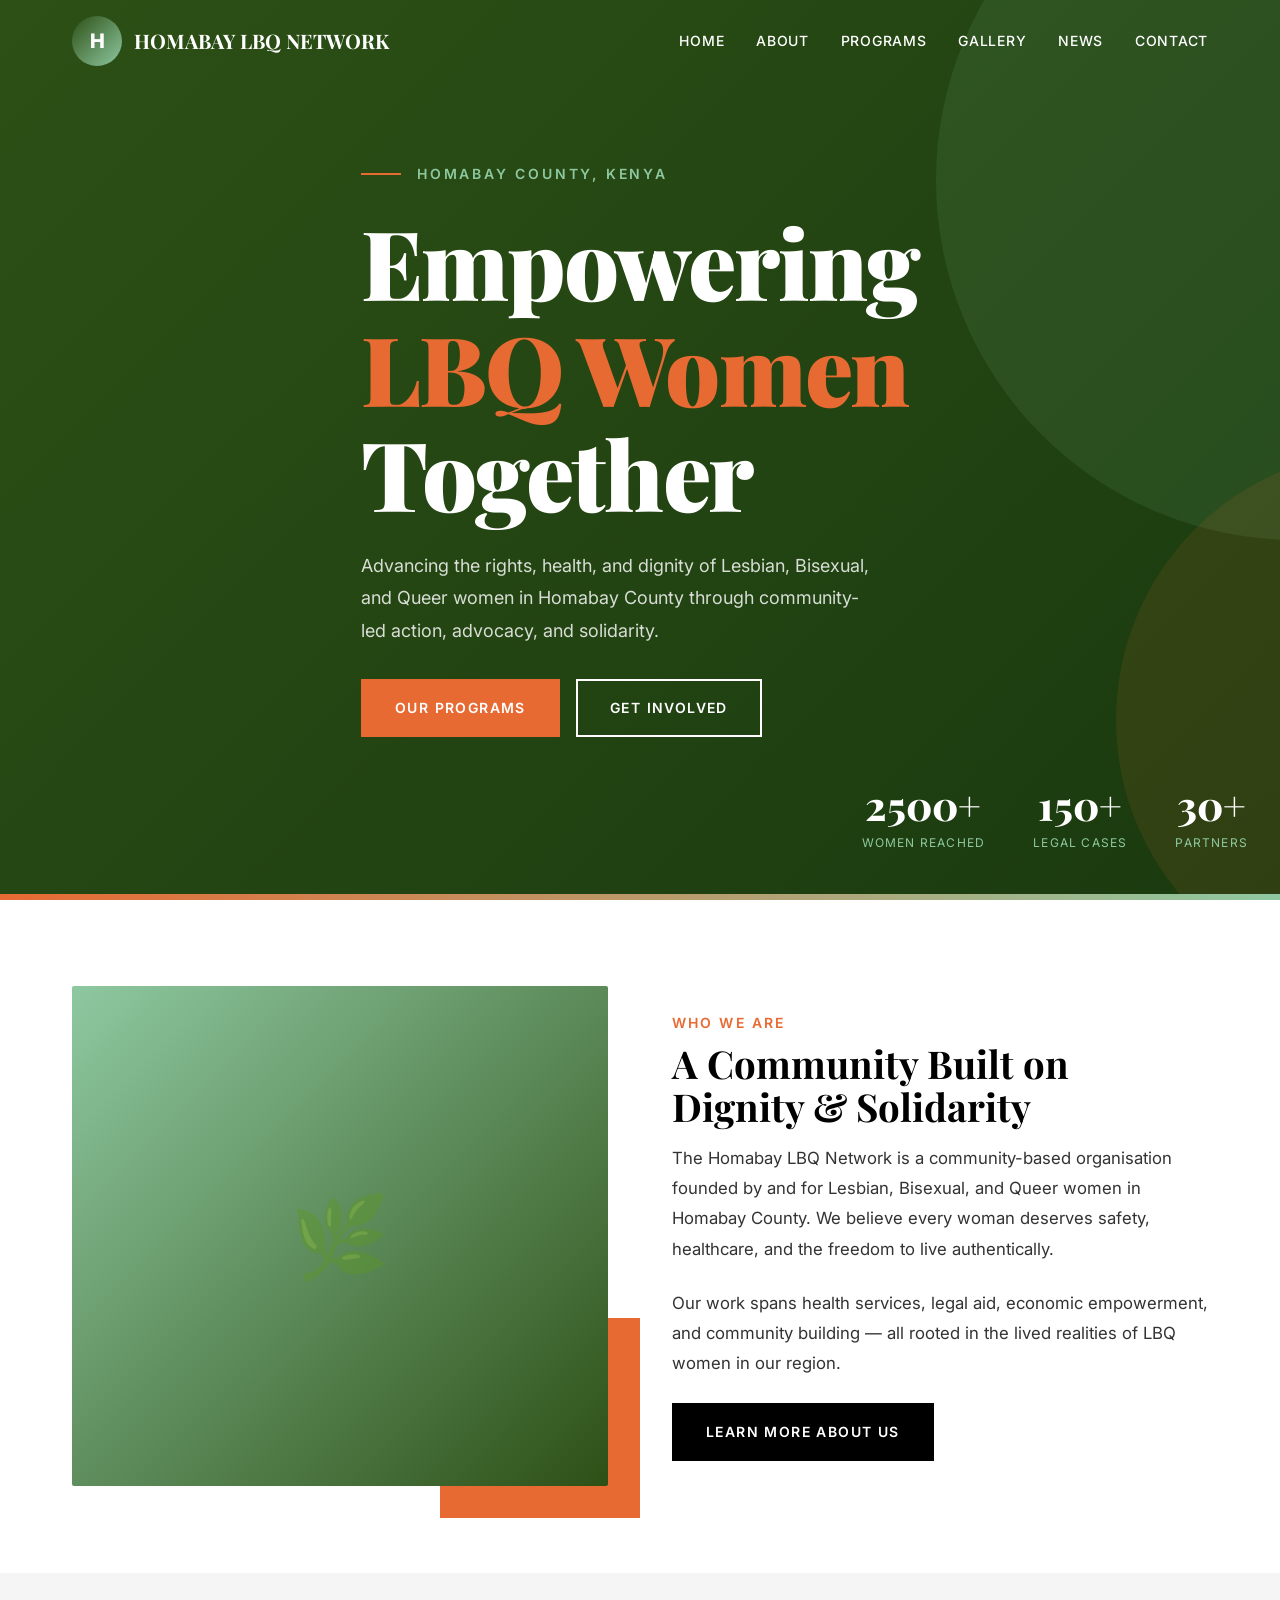
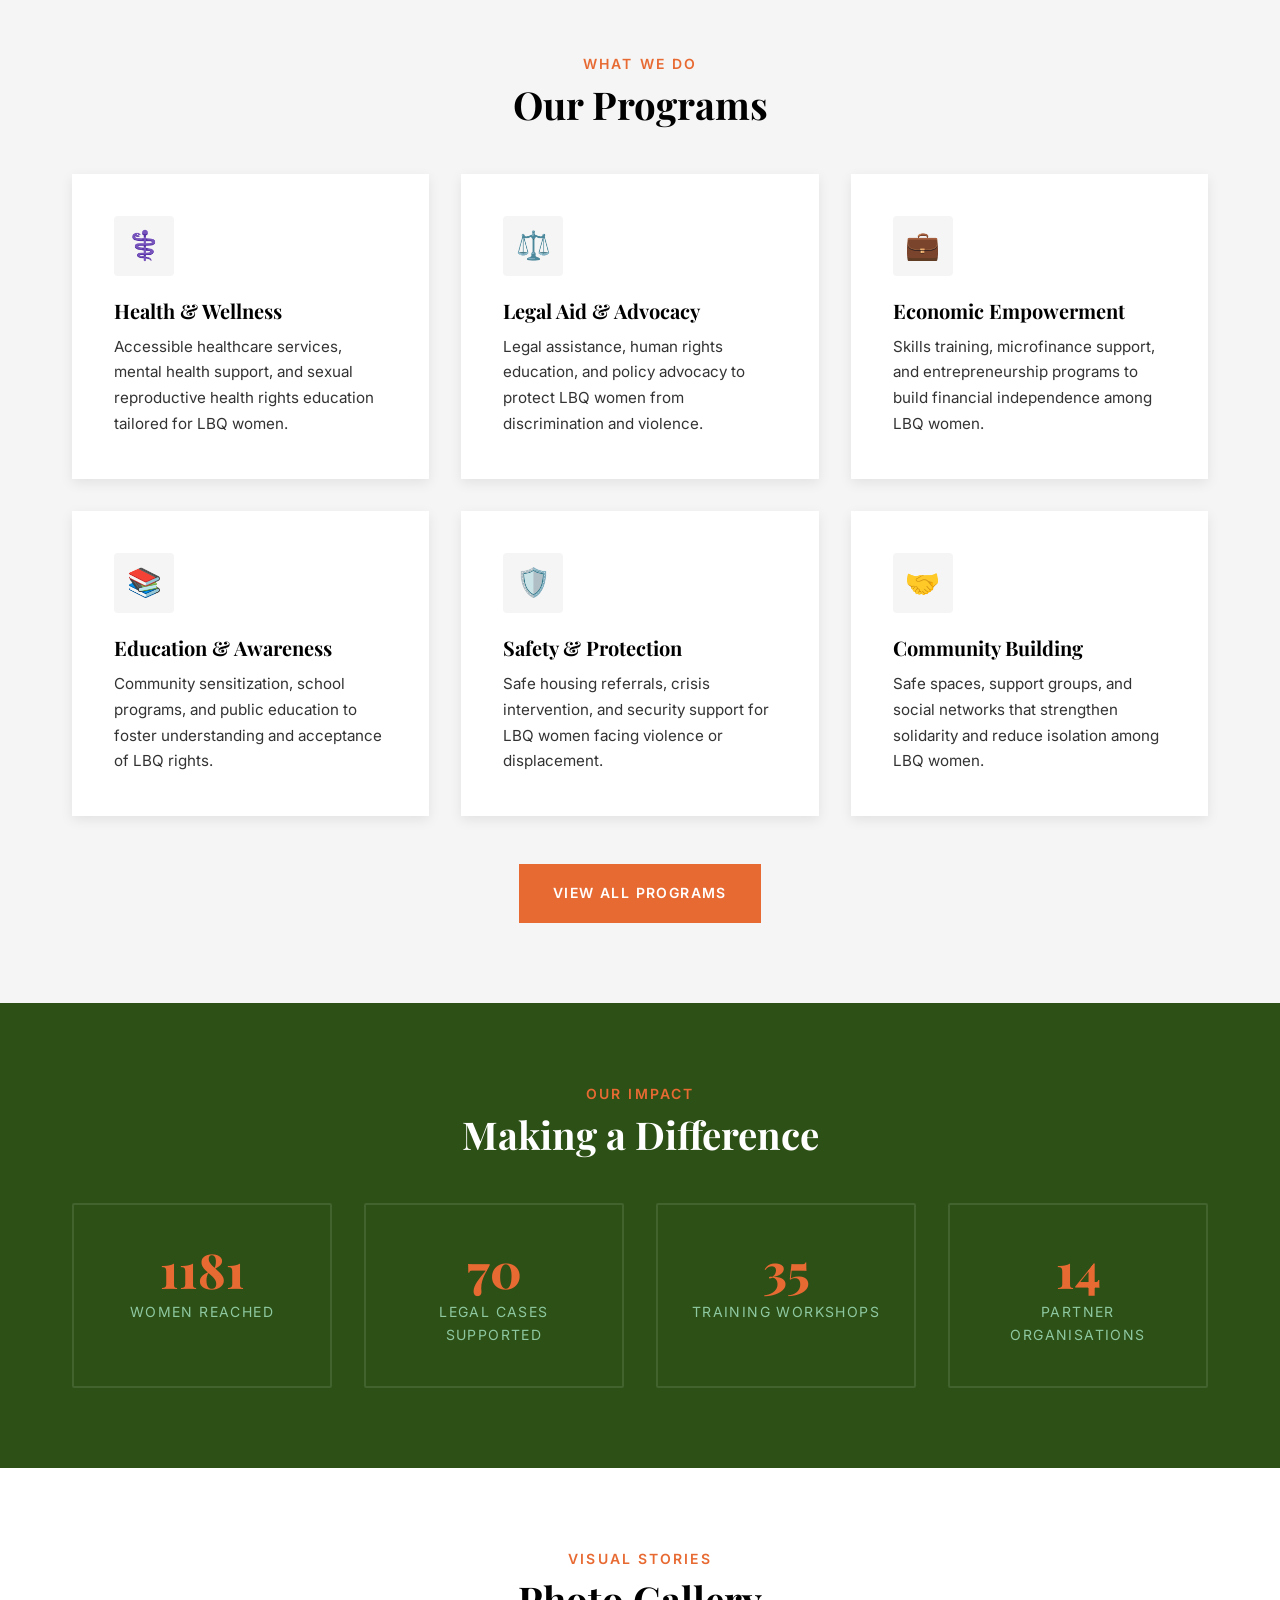
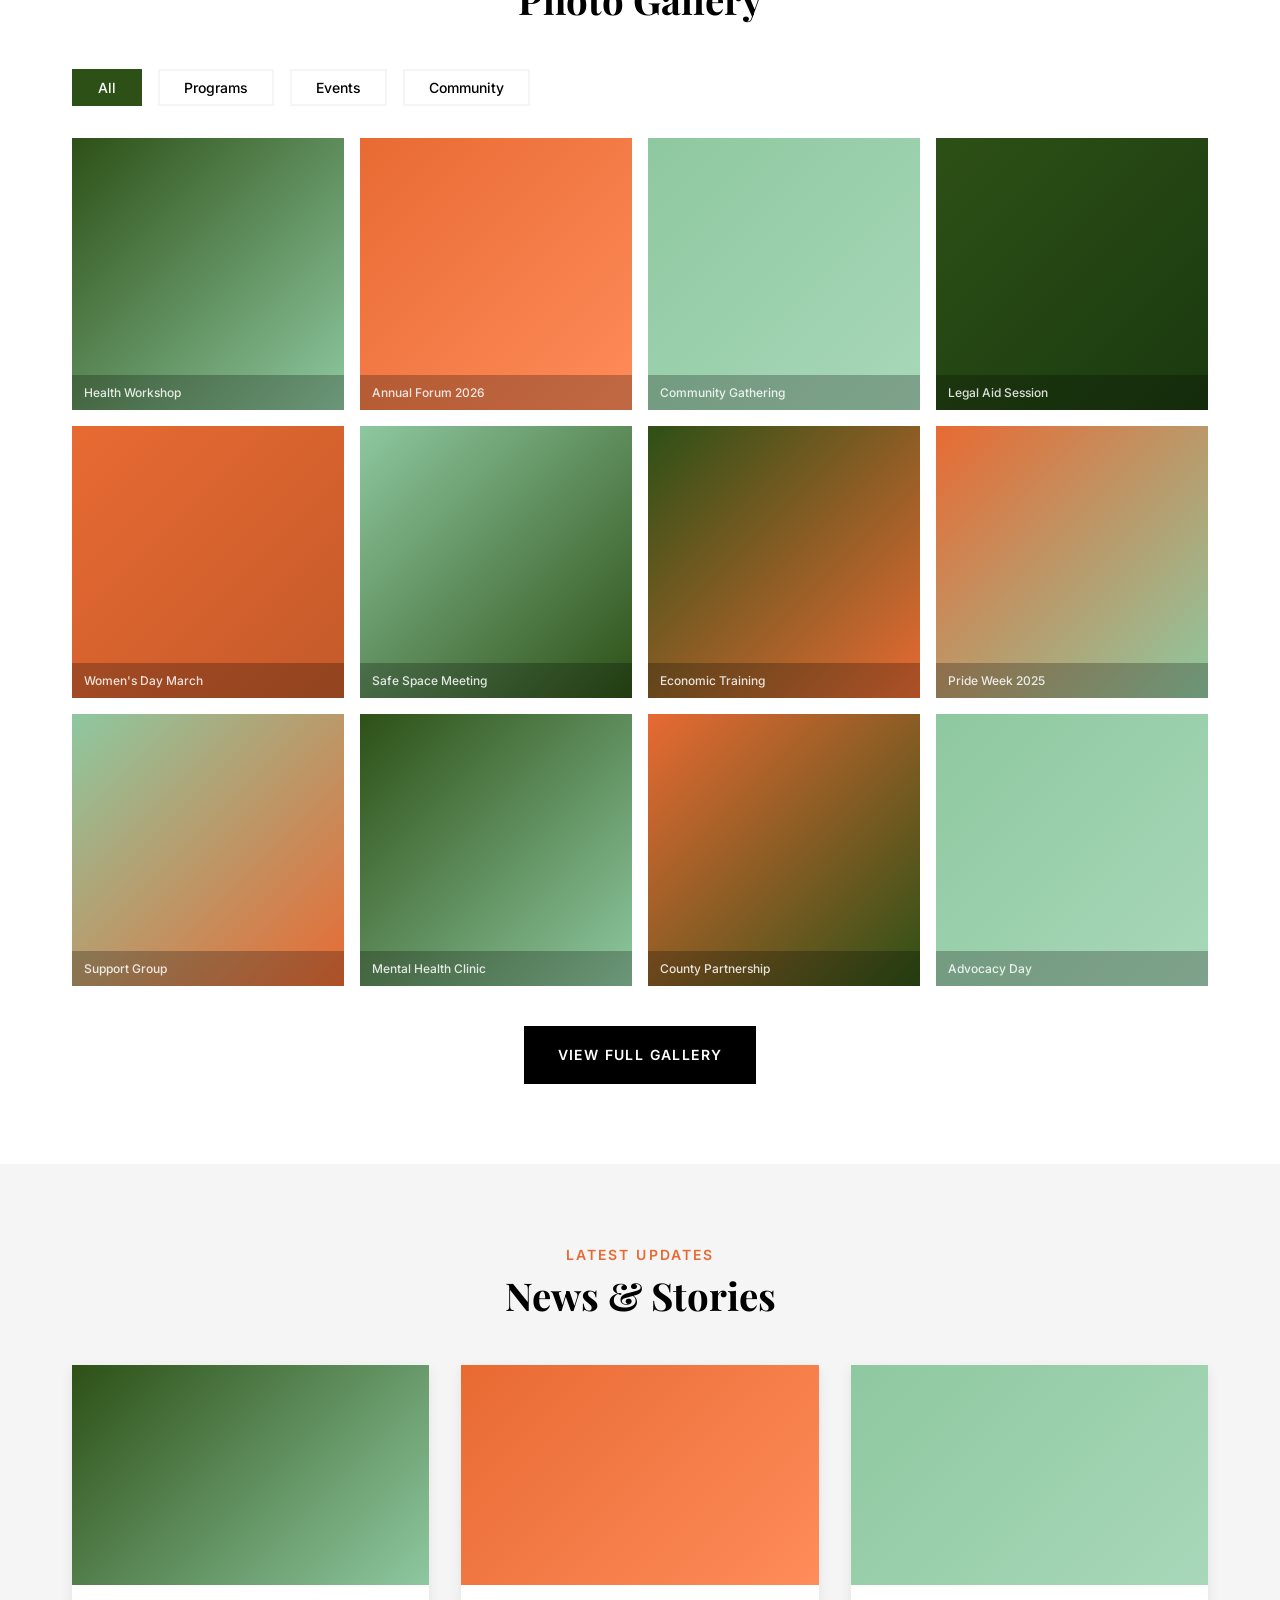
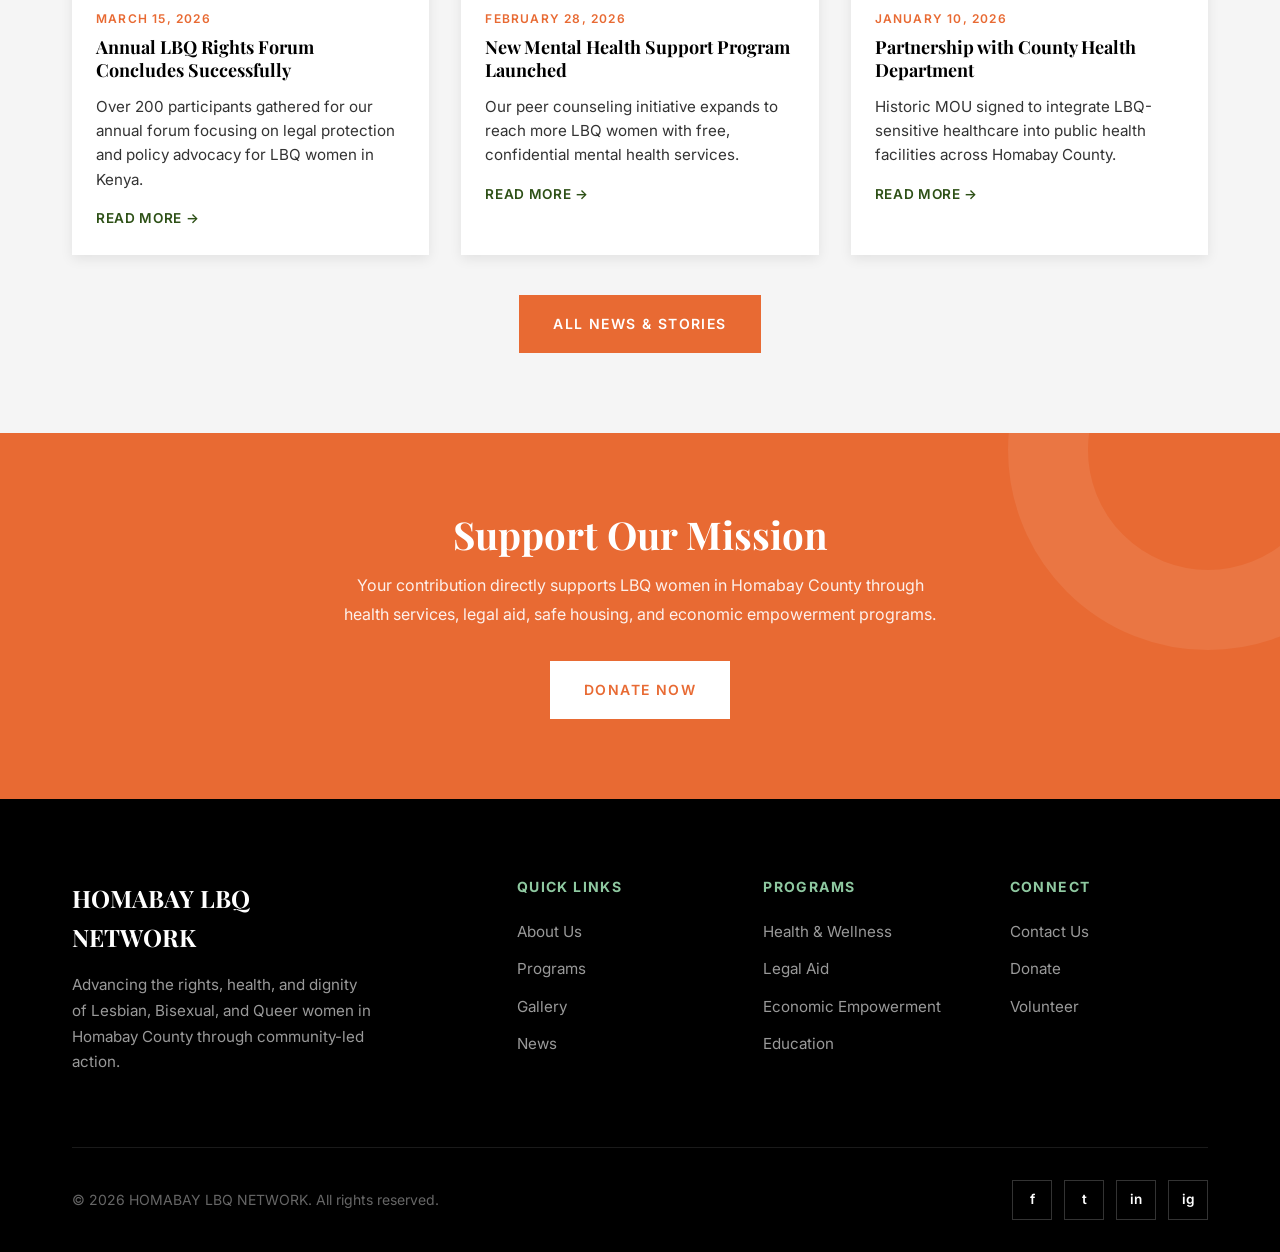
<file: index.html>
<!DOCTYPE html>
<html lang="en">
<head>
    <meta charset="UTF-8">
    <meta name="viewport" content="width=device-width, initial-scale=1.0">
    <meta name="description" content="Homabay LBQ Network — Advancing the rights, health, and dignity of Lesbian, Bisexual, and Queer women in Homabay County, Kenya.">
    <title>HOMABAY LBQ NETWORK — Empowering Communities</title>
    <link rel="preconnect" href="https://fonts.googleapis.com">
    <link rel="preconnect" href="https://fonts.gstatic.com" crossorigin>
    <link href="https://fonts.googleapis.com/css2?family=Inter:wght@300;400;500;600;700;800;900&family=Playfair+Display:wght@400;500;600;700;800;900&display=swap" rel="stylesheet">
    <link rel="stylesheet" href="css/styles.css">
</head>
<body>

    <!-- ── Navigation ── -->
    <nav class="navbar" id="navbar" role="navigation" aria-label="Main navigation">
        <div class="nav-container">
            <a href="index.html" class="logo" aria-label="Homabay LBQ Network Home">
                <div class="logo-icon" aria-hidden="true">H</div>
                <span class="logo-text">HOMABAY LBQ NETWORK</span>
            </a>
            <ul class="nav-links" id="navLinks" role="list">
                <li><a href="index.html" class="nav-link">Home</a></li>
                <li><a href="about.html" class="nav-link">About</a></li>
                <li><a href="programs.html" class="nav-link">Programs</a></li>
                <li><a href="gallery.html" class="nav-link">Gallery</a></li>
                <li><a href="news.html" class="nav-link">News</a></li>
                <li><a href="contact.html" class="nav-link">Contact</a></li>
            </ul>
            <button class="mobile-toggle" id="mobileToggle" aria-label="Toggle mobile menu" aria-expanded="false">☰</button>
        </div>
    </nav>

    <!-- ── Hero ── -->
    <section class="hero" id="home">
        <div class="container">
            <div class="hero-content">
                <div class="hero-subtitle">Homabay County, Kenya</div>
                <h1 class="display-1 hero-title">
                    Empowering<br><span>LBQ Women</span><br>Together
                </h1>
                <p class="hero-text">
                    Advancing the rights, health, and dignity of Lesbian, Bisexual, and Queer women in Homabay County through community-led action, advocacy, and solidarity.
                </p>
                <div class="hero-buttons">
                    <a href="programs.html" class="btn btn-primary">Our Programs</a>
                    <a href="contact.html" class="btn btn-outline">Get Involved</a>
                </div>
            </div>
        </div>
        <div class="hero-stats" aria-label="Key statistics">
            <div class="stat-item">
                <div class="stat-number">2500</div>
                <div class="stat-label">Women Reached</div>
            </div>
            <div class="stat-item">
                <div class="stat-number">150</div>
                <div class="stat-label">Legal Cases</div>
            </div>
            <div class="stat-item">
                <div class="stat-number">30</div>
                <div class="stat-label">Partners</div>
            </div>
        </div>
    </section>

    <!-- ── About Snapshot ── -->
    <section class="section" id="about">
        <div class="container">
            <div class="about-grid">
                <div class="about-image reveal">
                    <div class="about-image-main" aria-hidden="true">🌿</div>
                    <div class="about-image-accent"></div>
                </div>
                <div class="about-content reveal">
                    <div class="section-subtitle">Who We Are</div>
                    <h2 class="section-title">A Community Built on Dignity &amp; Solidarity</h2>
                    <p class="about-text">
                        The Homabay LBQ Network is a community-based organisation founded by and for Lesbian, Bisexual, and Queer women in Homabay County. We believe every woman deserves safety, healthcare, and the freedom to live authentically.
                    </p>
                    <p class="about-text">
                        Our work spans health services, legal aid, economic empowerment, and community building — all rooted in the lived realities of LBQ women in our region.
                    </p>
                    <a href="about.html" class="btn btn-dark">Learn More About Us</a>
                </div>
            </div>
        </div>
    </section>

    <!-- ── Programs Preview ── -->
    <section class="section section-gray" id="programs">
        <div class="container">
            <div class="text-center" style="margin-bottom: 3rem;">
                <div class="section-subtitle">What We Do</div>
                <h2 class="section-title">Our Programs</h2>
            </div>
            <div class="programs-grid">
                <div class="program-card reveal">
                    <div class="program-icon" aria-hidden="true">⚕️</div>
                    <h3 class="program-title">Health &amp; Wellness</h3>
                    <p class="program-desc">Accessible healthcare services, mental health support, and sexual reproductive health rights education tailored for LBQ women.</p>
                </div>
                <div class="program-card reveal">
                    <div class="program-icon" aria-hidden="true">⚖️</div>
                    <h3 class="program-title">Legal Aid &amp; Advocacy</h3>
                    <p class="program-desc">Legal assistance, human rights education, and policy advocacy to protect LBQ women from discrimination and violence.</p>
                </div>
                <div class="program-card reveal">
                    <div class="program-icon" aria-hidden="true">💼</div>
                    <h3 class="program-title">Economic Empowerment</h3>
                    <p class="program-desc">Skills training, microfinance support, and entrepreneurship programs to build financial independence among LBQ women.</p>
                </div>
                <div class="program-card reveal">
                    <div class="program-icon" aria-hidden="true">📚</div>
                    <h3 class="program-title">Education &amp; Awareness</h3>
                    <p class="program-desc">Community sensitization, school programs, and public education to foster understanding and acceptance of LBQ rights.</p>
                </div>
                <div class="program-card reveal">
                    <div class="program-icon" aria-hidden="true">🛡️</div>
                    <h3 class="program-title">Safety &amp; Protection</h3>
                    <p class="program-desc">Safe housing referrals, crisis intervention, and security support for LBQ women facing violence or displacement.</p>
                </div>
                <div class="program-card reveal">
                    <div class="program-icon" aria-hidden="true">🤝</div>
                    <h3 class="program-title">Community Building</h3>
                    <p class="program-desc">Safe spaces, support groups, and social networks that strengthen solidarity and reduce isolation among LBQ women.</p>
                </div>
            </div>
            <div style="text-align:center; margin-top: 3rem;">
                <a href="programs.html" class="btn btn-primary">View All Programs</a>
            </div>
        </div>
    </section>

    <!-- ── Impact ── -->
    <section class="section section-dark">
        <div class="container">
            <div class="text-center" style="margin-bottom: 3rem;">
                <div class="section-subtitle">Our Impact</div>
                <h2 class="section-title" style="color: white;">Making a Difference</h2>
            </div>
            <div class="impact-grid">
                <div class="impact-item reveal">
                    <div class="impact-number">2500</div>
                    <div class="impact-label">Women Reached</div>
                </div>
                <div class="impact-item reveal">
                    <div class="impact-number">150</div>
                    <div class="impact-label">Legal Cases Supported</div>
                </div>
                <div class="impact-item reveal">
                    <div class="impact-number">75</div>
                    <div class="impact-label">Training Workshops</div>
                </div>
                <div class="impact-item reveal">
                    <div class="impact-number">30</div>
                    <div class="impact-label">Partner Organisations</div>
                </div>
            </div>
        </div>
    </section>

    <!-- ── Gallery Preview ── -->
    <section class="section" id="gallery">
        <div class="container">
            <div class="text-center" style="margin-bottom: 3rem;">
                <div class="section-subtitle">Visual Stories</div>
                <h2 class="section-title">Photo Gallery</h2>
            </div>
            <div class="gallery-filters" role="group" aria-label="Gallery filters">
                <button class="filter-btn active" data-filter="all">All</button>
                <button class="filter-btn" data-filter="programs">Programs</button>
                <button class="filter-btn" data-filter="events">Events</button>
                <button class="filter-btn" data-filter="community">Community</button>
            </div>
            <div class="gallery-grid" id="galleryGrid" role="list"></div>
            <div id="lightbox" class="lightbox" role="dialog" aria-modal="true" aria-label="Image viewer">
                <button class="lightbox-close" id="lightboxClose" aria-label="Close image viewer">×</button>
                <button class="lightbox-nav lightbox-prev" id="lightboxPrev" aria-label="Previous image">‹</button>
                <div id="lightboxContent" style="width:100%;max-width:800px;height:500px;display:flex;align-items:center;justify-content:center;border-radius:4px;">
                    <span style="color:white;font-size:1.25rem;font-weight:600;padding:1rem;text-align:center;"></span>
                </div>
                <button class="lightbox-nav lightbox-next" id="lightboxNext" aria-label="Next image">›</button>
            </div>
            <div style="text-align:center; margin-top: 2.5rem;">
                <a href="gallery.html" class="btn btn-dark">View Full Gallery</a>
            </div>
        </div>
    </section>

    <!-- ── News Preview ── -->
    <section class="section section-gray" id="news">
        <div class="container">
            <div class="text-center" style="margin-bottom: 3rem;">
                <div class="section-subtitle">Latest Updates</div>
                <h2 class="section-title">News &amp; Stories</h2>
            </div>
            <div class="news-grid">
                <article class="news-card reveal">
                    <div class="news-image">
                        <div style="width:100%;height:100%;background:linear-gradient(135deg, var(--color-primary), var(--color-secondary));"></div>
                    </div>
                    <div class="news-content">
                        <div class="news-date">March 15, 2026</div>
                        <h3 class="news-title">Annual LBQ Rights Forum Concludes Successfully</h3>
                        <p class="news-excerpt">Over 200 participants gathered for our annual forum focusing on legal protection and policy advocacy for LBQ women in Kenya.</p>
                        <a href="news.html" class="news-read-more">Read More →</a>
                    </div>
                </article>
                <article class="news-card reveal">
                    <div class="news-image">
                        <div style="width:100%;height:100%;background:linear-gradient(135deg, var(--color-accent), #ff8c5a);"></div>
                    </div>
                    <div class="news-content">
                        <div class="news-date">February 28, 2026</div>
                        <h3 class="news-title">New Mental Health Support Program Launched</h3>
                        <p class="news-excerpt">Our peer counseling initiative expands to reach more LBQ women with free, confidential mental health services.</p>
                        <a href="news.html" class="news-read-more">Read More →</a>
                    </div>
                </article>
                <article class="news-card reveal">
                    <div class="news-image">
                        <div style="width:100%;height:100%;background:linear-gradient(135deg, var(--color-secondary), #a8d8b9);"></div>
                    </div>
                    <div class="news-content">
                        <div class="news-date">January 10, 2026</div>
                        <h3 class="news-title">Partnership with County Health Department</h3>
                        <p class="news-excerpt">Historic MOU signed to integrate LBQ-sensitive healthcare into public health facilities across Homabay County.</p>
                        <a href="news.html" class="news-read-more">Read More →</a>
                    </div>
                </article>
            </div>
            <div style="text-align:center; margin-top: 2.5rem;">
                <a href="news.html" class="btn btn-primary">All News &amp; Stories</a>
            </div>
        </div>
    </section>

    <!-- ── CTA Banner ── -->
    <section class="cta-banner" id="donate">
        <div class="container">
            <h2 class="cta-title">Support Our Mission</h2>
            <p class="cta-text">Your contribution directly supports LBQ women in Homabay County through health services, legal aid, safe housing, and economic empowerment programs.</p>
            <a href="contact.html" class="btn btn-white">Donate Now</a>
        </div>
    </section>

    <!-- ── Footer ── -->
    <footer class="footer">
        <div class="container">
            <div class="footer-grid">
                <div class="footer-brand">
                    <div class="footer-logo">HOMABAY LBQ NETWORK</div>
                    <p class="footer-desc">Advancing the rights, health, and dignity of Lesbian, Bisexual, and Queer women in Homabay County through community-led action.</p>
                </div>
                <div>
                    <h4 class="footer-title">Quick Links</h4>
                    <ul class="footer-links">
                        <li><a href="about.html">About Us</a></li>
                        <li><a href="programs.html">Programs</a></li>
                        <li><a href="gallery.html">Gallery</a></li>
                        <li><a href="news.html">News</a></li>
                    </ul>
                </div>
                <div>
                    <h4 class="footer-title">Programs</h4>
                    <ul class="footer-links">
                        <li><a href="programs.html">Health &amp; Wellness</a></li>
                        <li><a href="programs.html">Legal Aid</a></li>
                        <li><a href="programs.html">Economic Empowerment</a></li>
                        <li><a href="programs.html">Education</a></li>
                    </ul>
                </div>
                <div>
                    <h4 class="footer-title">Connect</h4>
                    <ul class="footer-links">
                        <li><a href="contact.html">Contact Us</a></li>
                        <li><a href="contact.html">Donate</a></li>
                        <li><a href="contact.html">Volunteer</a></li>
                    </ul>
                </div>
            </div>
            <div class="footer-bottom">
                <p class="footer-copy">© 2026 HOMABAY LBQ NETWORK. All rights reserved.</p>
                <div class="footer-social" aria-label="Social media links">
                    <a href="#" class="social-link" aria-label="Facebook">f</a>
                    <a href="#" class="social-link" aria-label="Twitter">t</a>
                    <a href="#" class="social-link" aria-label="LinkedIn">in</a>
                    <a href="#" class="social-link" aria-label="Instagram">ig</a>
                </div>
            </div>
        </div>
    </footer>

    <script src="js/main.js"></script>
</body>
</html>
</file>
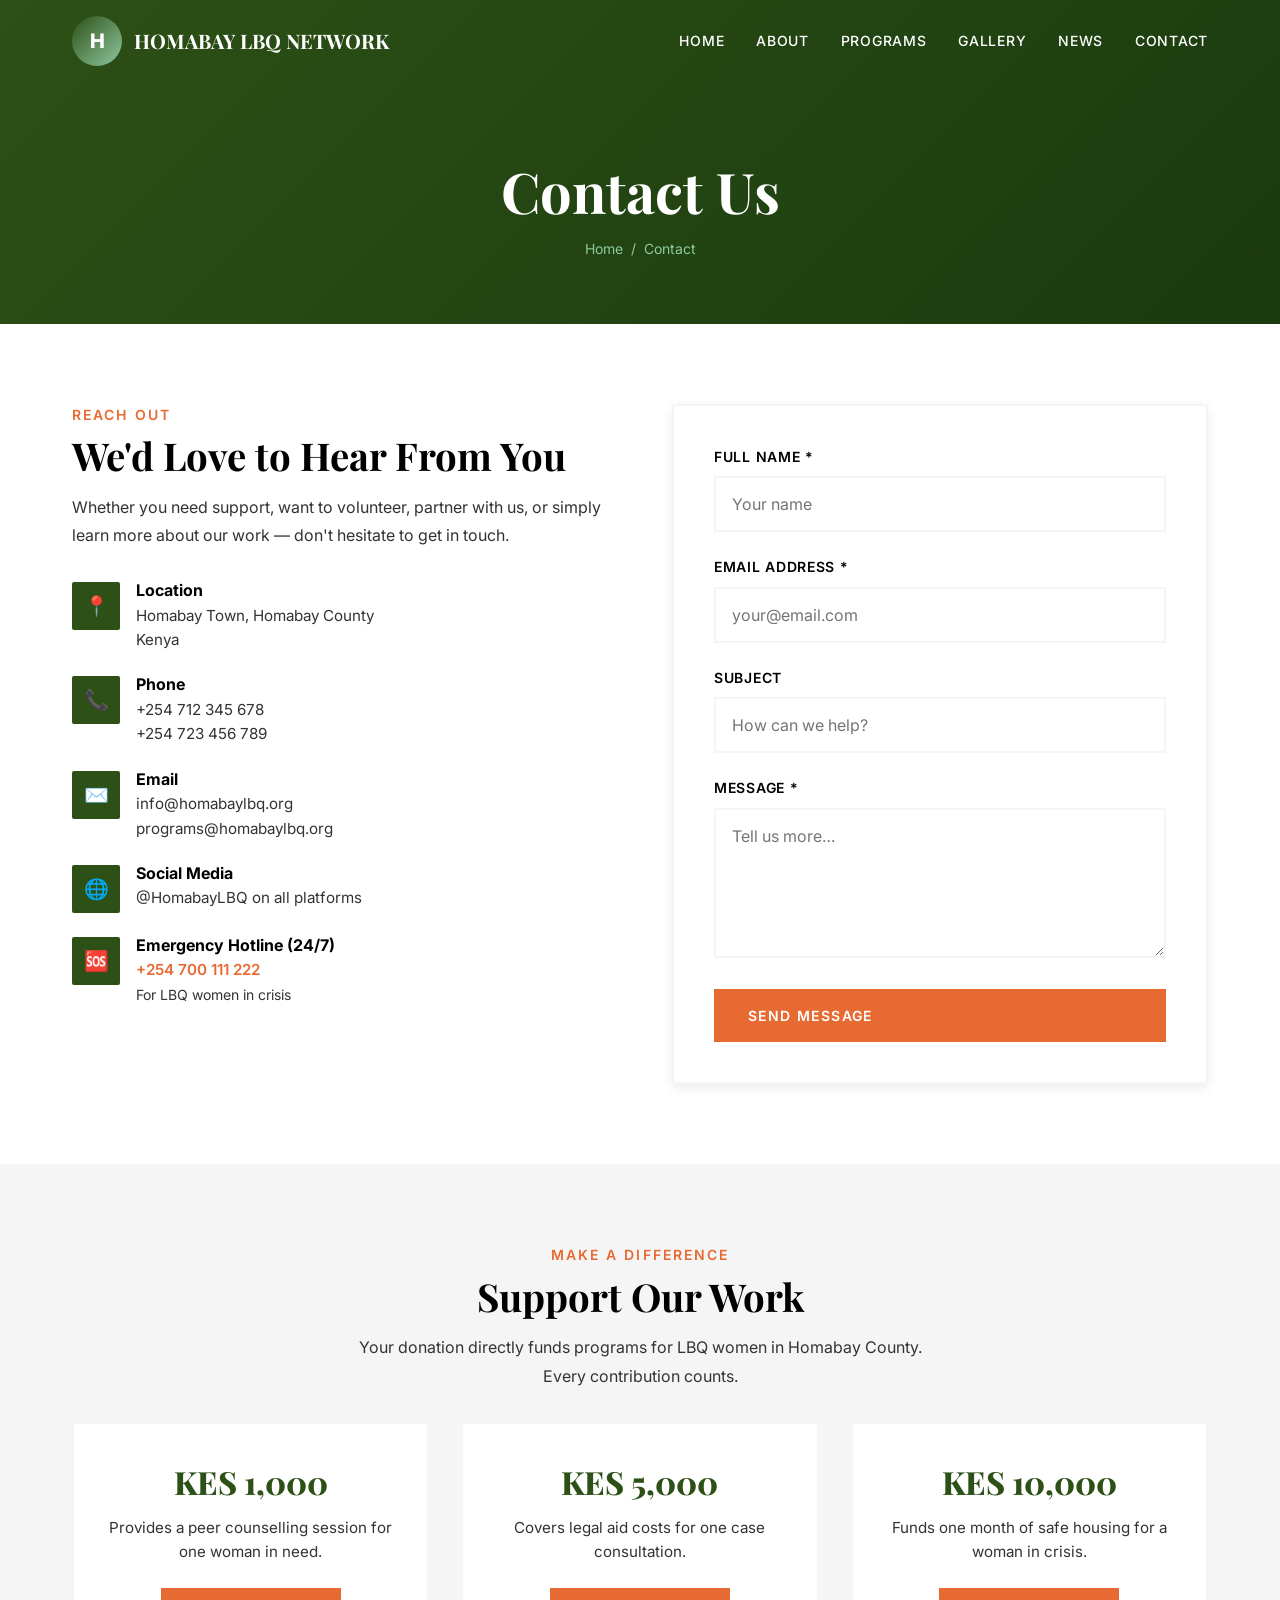
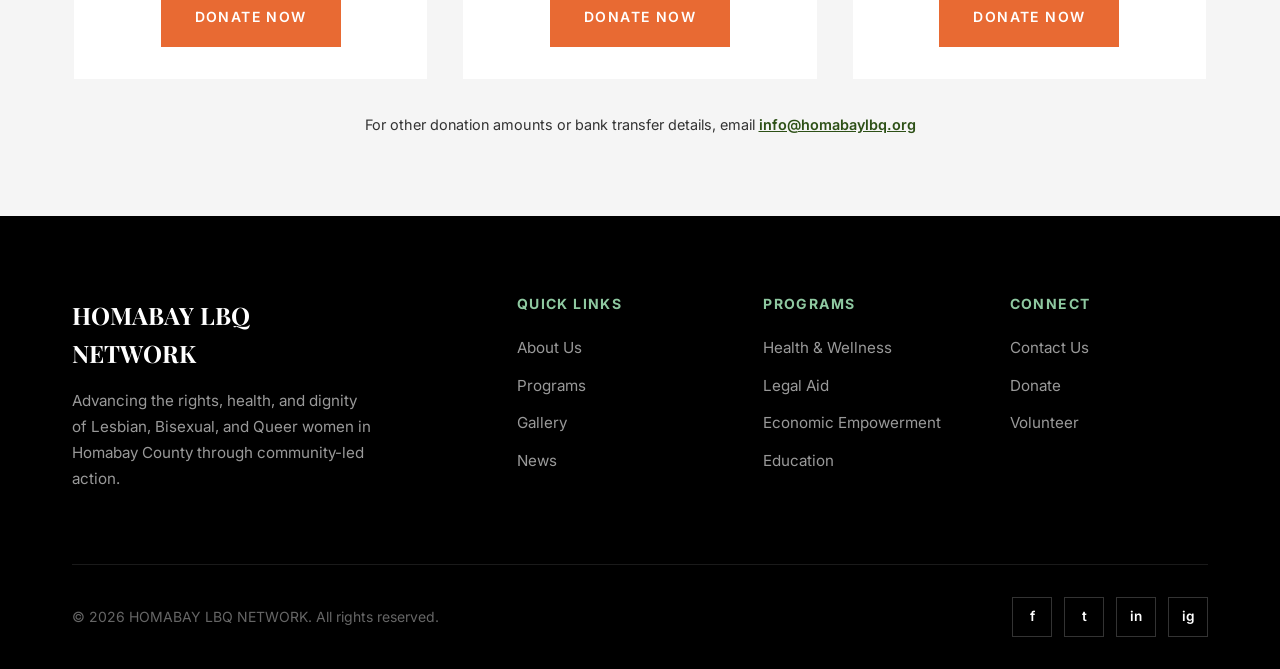
<file: pages/contact.html>
<!DOCTYPE html>
<html lang="en">
<head>
    <meta charset="UTF-8">
    <meta name="viewport" content="width=device-width, initial-scale=1.0">
    <meta name="description" content="Contact Homabay LBQ Network — reach out, donate, or volunteer.">
    <title>Contact Us — HOMABAY LBQ NETWORK</title>
    <link rel="preconnect" href="https://fonts.googleapis.com">
    <link rel="preconnect" href="https://fonts.gstatic.com" crossorigin>
    <link href="https://fonts.googleapis.com/css2?family=Inter:wght@300;400;500;600;700;800;900&family=Playfair+Display:wght@400;500;600;700;800;900&display=swap" rel="stylesheet">
    <link rel="stylesheet" href="../css/styles.css">
    <style>
        .donate-grid {
            display: grid;
            grid-template-columns: repeat(3, 1fr);
            gap: 2rem;
            margin-top: 2rem;
        }
        .donate-card {
            background: var(--color-white);
            border: 2px solid var(--color-gray);
            padding: 2rem;
            text-align: center;
            transition: var(--transition);
        }
        .donate-card:hover {
            border-color: var(--color-primary);
            transform: translateY(-4px);
            box-shadow: 0 12px 30px rgba(0,0,0,0.1);
        }
        .donate-amount {
            font-family: var(--font-display);
            font-size: 2rem;
            font-weight: 800;
            color: var(--color-primary);
            margin-bottom: 0.5rem;
        }
        .donate-impact {
            color: var(--color-dark-gray);
            font-size: 0.95rem;
            line-height: 1.6;
            margin-bottom: 1.5rem;
        }
        @media (max-width: 768px) { .donate-grid { grid-template-columns: 1fr; } }
    </style>
</head>
<body>

    <nav class="navbar" id="navbar" role="navigation" aria-label="Main navigation">
        <div class="nav-container">
            <a href="../index.html" class="logo" aria-label="Homabay LBQ Network Home">
                <div class="logo-icon" aria-hidden="true">H</div>
                <span class="logo-text">HOMABAY LBQ NETWORK</span>
            </a>
            <ul class="nav-links" id="navLinks" role="list">
                <li><a href="../index.html" class="nav-link">Home</a></li>
                <li><a href="about.html" class="nav-link">About</a></li>
                <li><a href="programs.html" class="nav-link">Programs</a></li>
                <li><a href="gallery.html" class="nav-link">Gallery</a></li>
                <li><a href="news.html" class="nav-link">News</a></li>
                <li><a href="contact.html" class="nav-link">Contact</a></li>
            </ul>
            <button class="mobile-toggle" id="mobileToggle" aria-label="Toggle mobile menu" aria-expanded="false">☰</button>
        </div>
    </nav>

    <header class="page-header">
        <div class="container">
            <h1 class="page-title">Contact Us</h1>
            <nav class="page-breadcrumb" aria-label="Breadcrumb">
                <a href="../index.html">Home</a>
                <span aria-hidden="true">/</span>
                <span>Contact</span>
            </nav>
        </div>
    </header>

    <!-- ── Contact Section ── -->
    <section class="section">
        <div class="container">
            <div class="contact-grid">
                <div class="contact-info reveal">
                    <div class="section-subtitle">Reach Out</div>
                    <h2 class="section-title">We'd Love to Hear From You</h2>
                    <p style="color: var(--color-dark-gray); margin-bottom: 2rem; line-height: 1.8;">
                        Whether you need support, want to volunteer, partner with us, or simply learn more about our work — don't hesitate to get in touch.
                    </p>
                    <div class="contact-item">
                        <div class="contact-icon" aria-hidden="true">📍</div>
                        <div class="contact-details">
                            <h4>Location</h4>
                            <p>Homabay Town, Homabay County<br>Kenya</p>
                        </div>
                    </div>
                    <div class="contact-item">
                        <div class="contact-icon" aria-hidden="true">📞</div>
                        <div class="contact-details">
                            <h4>Phone</h4>
                            <p><a href="tel:+254712345678" style="color:inherit;text-decoration:none;">+254 712 345 678</a><br>
                            <a href="tel:+254723456789" style="color:inherit;text-decoration:none;">+254 723 456 789</a></p>
                        </div>
                    </div>
                    <div class="contact-item">
                        <div class="contact-icon" aria-hidden="true">✉️</div>
                        <div class="contact-details">
                            <h4>Email</h4>
                            <p><a href="mailto:info@homabaylbq.org" style="color:inherit;text-decoration:none;">info@homabaylbq.org</a><br>
                            <a href="mailto:programs@homabaylbq.org" style="color:inherit;text-decoration:none;">programs@homabaylbq.org</a></p>
                        </div>
                    </div>
                    <div class="contact-item">
                        <div class="contact-icon" aria-hidden="true">🌐</div>
                        <div class="contact-details">
                            <h4>Social Media</h4>
                            <p>@HomabayLBQ on all platforms</p>
                        </div>
                    </div>
                    <div class="contact-item">
                        <div class="contact-icon" aria-hidden="true">🆘</div>
                        <div class="contact-details">
                            <h4>Emergency Hotline (24/7)</h4>
                            <p><a href="tel:+254700111222" style="color: var(--color-accent); font-weight:600; text-decoration:none;">+254 700 111 222</a><br>
                            <span style="font-size:0.875rem;">For LBQ women in crisis</span></p>
                        </div>
                    </div>
                </div>
                <div class="contact-form reveal">
                    <form id="contactForm" novalidate>
                        <div class="form-group">
                            <label class="form-label" for="name">Full Name *</label>
                            <input id="name" type="text" class="form-input" placeholder="Your name" required autocomplete="name">
                        </div>
                        <div class="form-group">
                            <label class="form-label" for="email">Email Address *</label>
                            <input id="email" type="email" class="form-input" placeholder="your@email.com" required autocomplete="email">
                        </div>
                        <div class="form-group">
                            <label class="form-label" for="subject">Subject</label>
                            <input id="subject" type="text" class="form-input" placeholder="How can we help?">
                        </div>
                        <div class="form-group">
                            <label class="form-label" for="message">Message *</label>
                            <textarea id="message" class="form-input" placeholder="Tell us more…" required></textarea>
                        </div>
                        <button type="submit" class="btn btn-primary" style="width: 100%;">Send Message</button>
                        <div id="formSuccess" class="form-success" role="alert">
                            ✓ Thank you! Your message has been sent. We will get back to you shortly.
                        </div>
                    </form>
                </div>
            </div>
        </div>
    </section>

    <!-- ── Donate ── -->
    <section class="section section-gray" id="donate">
        <div class="container">
            <div class="text-center" style="margin-bottom: 1rem;">
                <div class="section-subtitle">Make a Difference</div>
                <h2 class="section-title">Support Our Work</h2>
                <p style="color: var(--color-dark-gray); max-width: 600px; margin: 0 auto; line-height: 1.8;">
                    Your donation directly funds programs for LBQ women in Homabay County. Every contribution counts.
                </p>
            </div>
            <div class="donate-grid">
                <div class="donate-card reveal">
                    <div class="donate-amount">KES 1,000</div>
                    <p class="donate-impact">Provides a peer counselling session for one woman in need.</p>
                    <a href="mailto:info@homabaylbq.org?subject=Donation%20KES%201000" class="btn btn-primary">Donate Now</a>
                </div>
                <div class="donate-card reveal">
                    <div class="donate-amount">KES 5,000</div>
                    <p class="donate-impact">Covers legal aid costs for one case consultation.</p>
                    <a href="mailto:info@homabaylbq.org?subject=Donation%20KES%205000" class="btn btn-primary">Donate Now</a>
                </div>
                <div class="donate-card reveal">
                    <div class="donate-amount">KES 10,000</div>
                    <p class="donate-impact">Funds one month of safe housing for a woman in crisis.</p>
                    <a href="mailto:info@homabaylbq.org?subject=Donation%20KES%2010000" class="btn btn-primary">Donate Now</a>
                </div>
            </div>
            <p style="text-align:center; margin-top:2rem; color: var(--color-dark-gray); font-size:0.9rem;">
                For other donation amounts or bank transfer details, email <a href="mailto:info@homabaylbq.org" style="color: var(--color-primary); font-weight: 600;">info@homabaylbq.org</a>
            </p>
        </div>
    </section>

    <footer class="footer">
        <div class="container">
            <div class="footer-grid">
                <div class="footer-brand">
                    <div class="footer-logo">HOMABAY LBQ NETWORK</div>
                    <p class="footer-desc">Advancing the rights, health, and dignity of Lesbian, Bisexual, and Queer women in Homabay County through community-led action.</p>
                </div>
                <div>
                    <h4 class="footer-title">Quick Links</h4>
                    <ul class="footer-links">
                        <li><a href="about.html">About Us</a></li>
                        <li><a href="programs.html">Programs</a></li>
                        <li><a href="gallery.html">Gallery</a></li>
                        <li><a href="news.html">News</a></li>
                    </ul>
                </div>
                <div>
                    <h4 class="footer-title">Programs</h4>
                    <ul class="footer-links">
                        <li><a href="programs.html">Health &amp; Wellness</a></li>
                        <li><a href="programs.html">Legal Aid</a></li>
                        <li><a href="programs.html">Economic Empowerment</a></li>
                        <li><a href="programs.html">Education</a></li>
                    </ul>
                </div>
                <div>
                    <h4 class="footer-title">Connect</h4>
                    <ul class="footer-links">
                        <li><a href="contact.html">Contact Us</a></li>
                        <li><a href="contact.html">Donate</a></li>
                        <li><a href="contact.html">Volunteer</a></li>
                    </ul>
                </div>
            </div>
            <div class="footer-bottom">
                <p class="footer-copy">© 2026 HOMABAY LBQ NETWORK. All rights reserved.</p>
                <div class="footer-social" aria-label="Social media links">
                    <a href="#" class="social-link" aria-label="Facebook">f</a>
                    <a href="#" class="social-link" aria-label="Twitter">t</a>
                    <a href="#" class="social-link" aria-label="LinkedIn">in</a>
                    <a href="#" class="social-link" aria-label="Instagram">ig</a>
                </div>
            </div>
        </div>
    </footer>

    <script src="../js/main.js"></script>
</body>
</html>
</file>
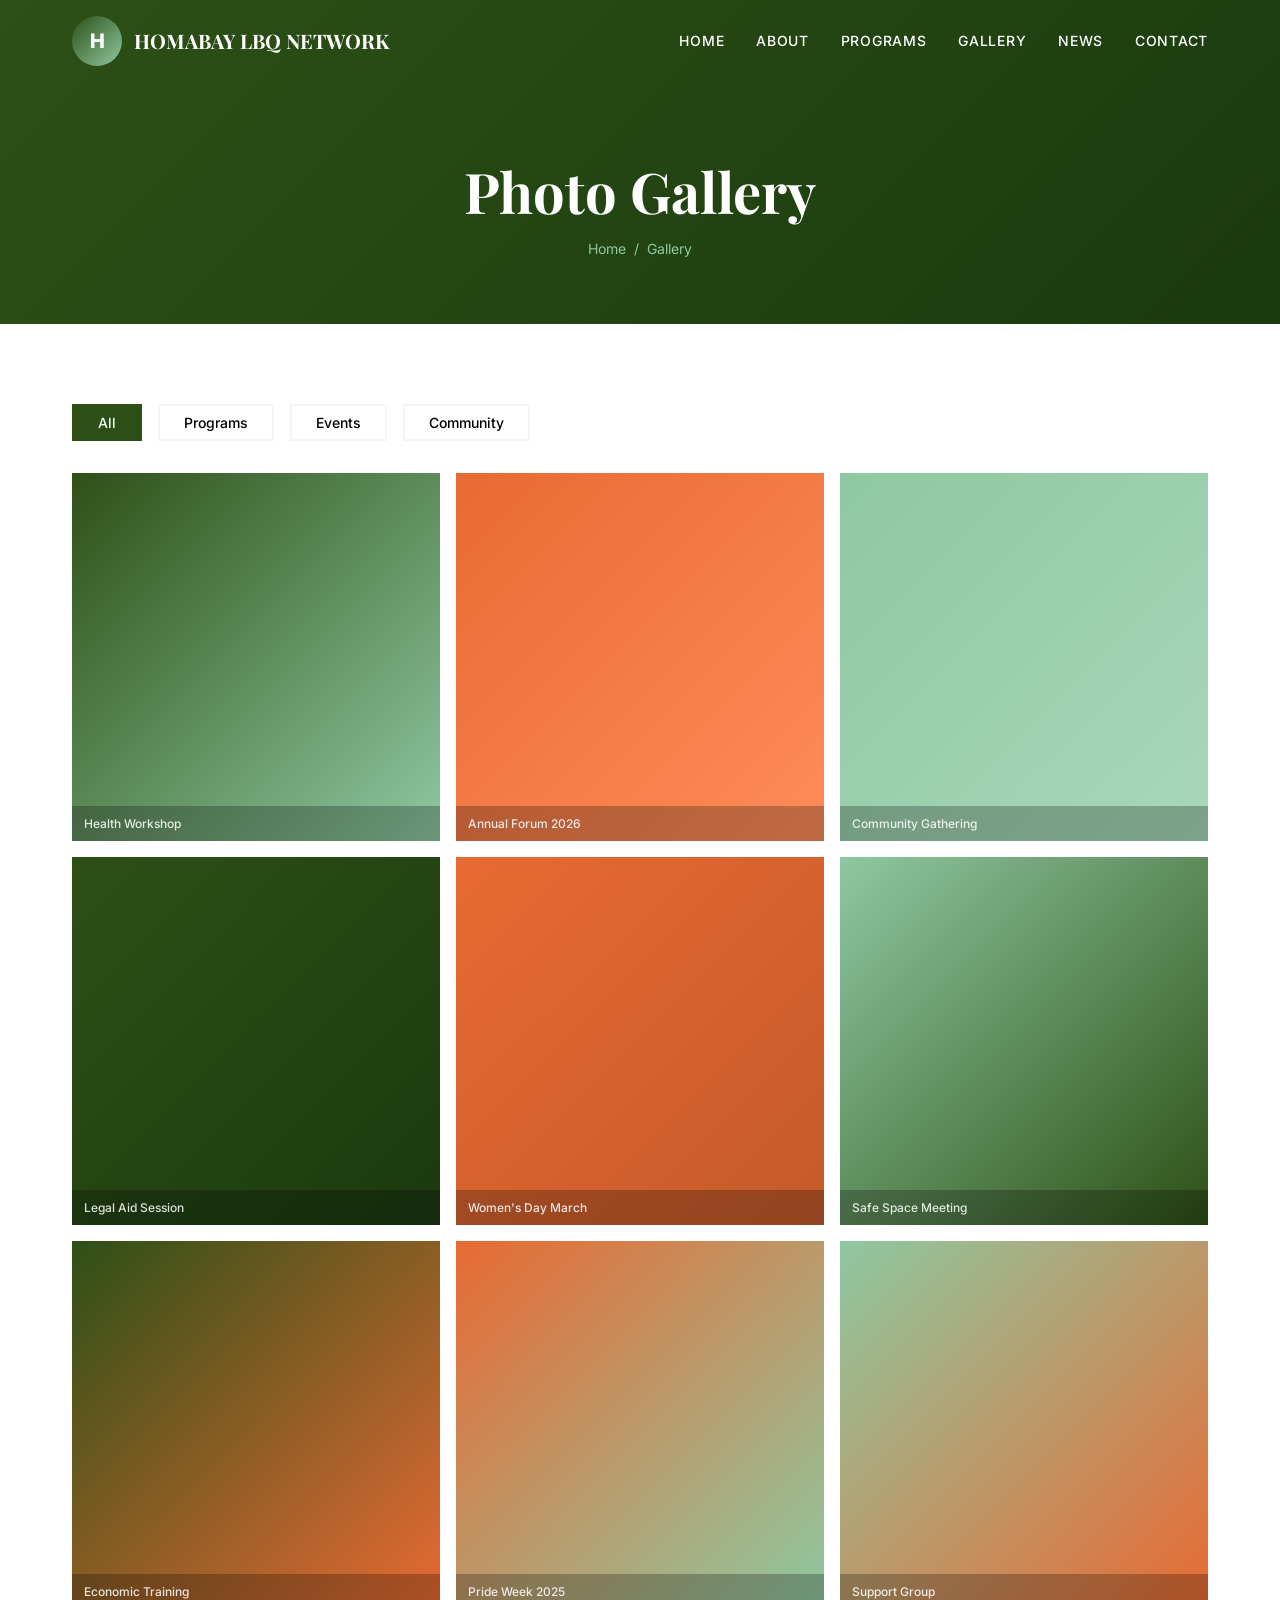
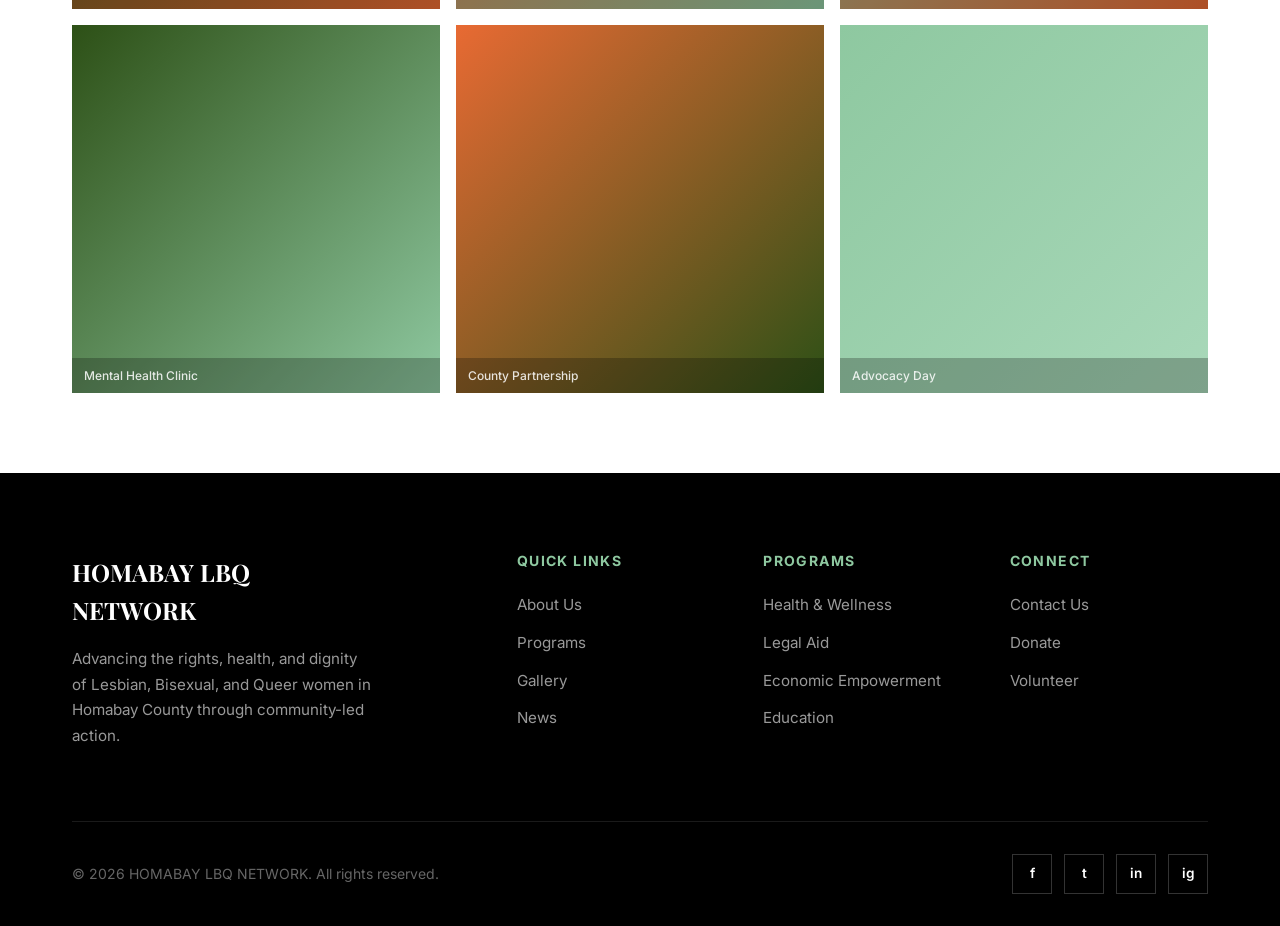
<file: pages/gallery.html>
<!DOCTYPE html>
<html lang="en">
<head>
    <meta charset="UTF-8">
    <meta name="viewport" content="width=device-width, initial-scale=1.0">
    <meta name="description" content="Gallery — Homabay LBQ Network photo gallery of programs, events, and community life.">
    <title>Gallery — HOMABAY LBQ NETWORK</title>
    <link rel="preconnect" href="https://fonts.googleapis.com">
    <link rel="preconnect" href="https://fonts.gstatic.com" crossorigin>
    <link href="https://fonts.googleapis.com/css2?family=Inter:wght@300;400;500;600;700;800;900&family=Playfair+Display:wght@400;500;600;700;800;900&display=swap" rel="stylesheet">
    <link rel="stylesheet" href="../css/styles.css">
    <style>
        .gallery-grid {
            grid-template-columns: repeat(3, 1fr);
        }
        @media (max-width: 768px) {
            .gallery-grid { grid-template-columns: repeat(2, 1fr); }
        }
        @media (max-width: 480px) {
            .gallery-grid { grid-template-columns: 1fr; }
        }
    </style>
</head>
<body>

    <nav class="navbar" id="navbar" role="navigation" aria-label="Main navigation">
        <div class="nav-container">
            <a href="../index.html" class="logo" aria-label="Homabay LBQ Network Home">
                <div class="logo-icon" aria-hidden="true">H</div>
                <span class="logo-text">HOMABAY LBQ NETWORK</span>
            </a>
            <ul class="nav-links" id="navLinks" role="list">
                <li><a href="../index.html" class="nav-link">Home</a></li>
                <li><a href="about.html" class="nav-link">About</a></li>
                <li><a href="programs.html" class="nav-link">Programs</a></li>
                <li><a href="gallery.html" class="nav-link">Gallery</a></li>
                <li><a href="news.html" class="nav-link">News</a></li>
                <li><a href="contact.html" class="nav-link">Contact</a></li>
            </ul>
            <button class="mobile-toggle" id="mobileToggle" aria-label="Toggle mobile menu" aria-expanded="false">☰</button>
        </div>
    </nav>

    <header class="page-header">
        <div class="container">
            <h1 class="page-title">Photo Gallery</h1>
            <nav class="page-breadcrumb" aria-label="Breadcrumb">
                <a href="../index.html">Home</a>
                <span aria-hidden="true">/</span>
                <span>Gallery</span>
            </nav>
        </div>
    </header>

    <section class="section">
        <div class="container">
            <div class="gallery-filters" role="group" aria-label="Gallery filters">
                <button class="filter-btn active" data-filter="all">All</button>
                <button class="filter-btn" data-filter="programs">Programs</button>
                <button class="filter-btn" data-filter="events">Events</button>
                <button class="filter-btn" data-filter="community">Community</button>
            </div>
            <div class="gallery-grid" id="galleryGrid" role="list"></div>
        </div>
    </section>

    <!-- Lightbox -->
    <div id="lightbox" class="lightbox" role="dialog" aria-modal="true" aria-label="Image viewer">
        <button class="lightbox-close" id="lightboxClose" aria-label="Close image viewer">×</button>
        <button class="lightbox-nav lightbox-prev" id="lightboxPrev" aria-label="Previous image">‹</button>
        <div id="lightboxContent" style="width:100%;max-width:800px;height:500px;display:flex;align-items:center;justify-content:center;border-radius:4px;">
            <span style="color:white;font-size:1.25rem;font-weight:600;padding:1rem;text-align:center;"></span>
        </div>
        <button class="lightbox-nav lightbox-next" id="lightboxNext" aria-label="Next image">›</button>
    </div>

    <footer class="footer">
        <div class="container">
            <div class="footer-grid">
                <div class="footer-brand">
                    <div class="footer-logo">HOMABAY LBQ NETWORK</div>
                    <p class="footer-desc">Advancing the rights, health, and dignity of Lesbian, Bisexual, and Queer women in Homabay County through community-led action.</p>
                </div>
                <div>
                    <h4 class="footer-title">Quick Links</h4>
                    <ul class="footer-links">
                        <li><a href="about.html">About Us</a></li>
                        <li><a href="programs.html">Programs</a></li>
                        <li><a href="gallery.html">Gallery</a></li>
                        <li><a href="news.html">News</a></li>
                    </ul>
                </div>
                <div>
                    <h4 class="footer-title">Programs</h4>
                    <ul class="footer-links">
                        <li><a href="programs.html">Health &amp; Wellness</a></li>
                        <li><a href="programs.html">Legal Aid</a></li>
                        <li><a href="programs.html">Economic Empowerment</a></li>
                        <li><a href="programs.html">Education</a></li>
                    </ul>
                </div>
                <div>
                    <h4 class="footer-title">Connect</h4>
                    <ul class="footer-links">
                        <li><a href="contact.html">Contact Us</a></li>
                        <li><a href="contact.html">Donate</a></li>
                        <li><a href="contact.html">Volunteer</a></li>
                    </ul>
                </div>
            </div>
            <div class="footer-bottom">
                <p class="footer-copy">© 2026 HOMABAY LBQ NETWORK. All rights reserved.</p>
                <div class="footer-social" aria-label="Social media links">
                    <a href="#" class="social-link" aria-label="Facebook">f</a>
                    <a href="#" class="social-link" aria-label="Twitter">t</a>
                    <a href="#" class="social-link" aria-label="LinkedIn">in</a>
                    <a href="#" class="social-link" aria-label="Instagram">ig</a>
                </div>
            </div>
        </div>
    </footer>

    <script src="../js/main.js"></script>
</body>
</html>
</file>
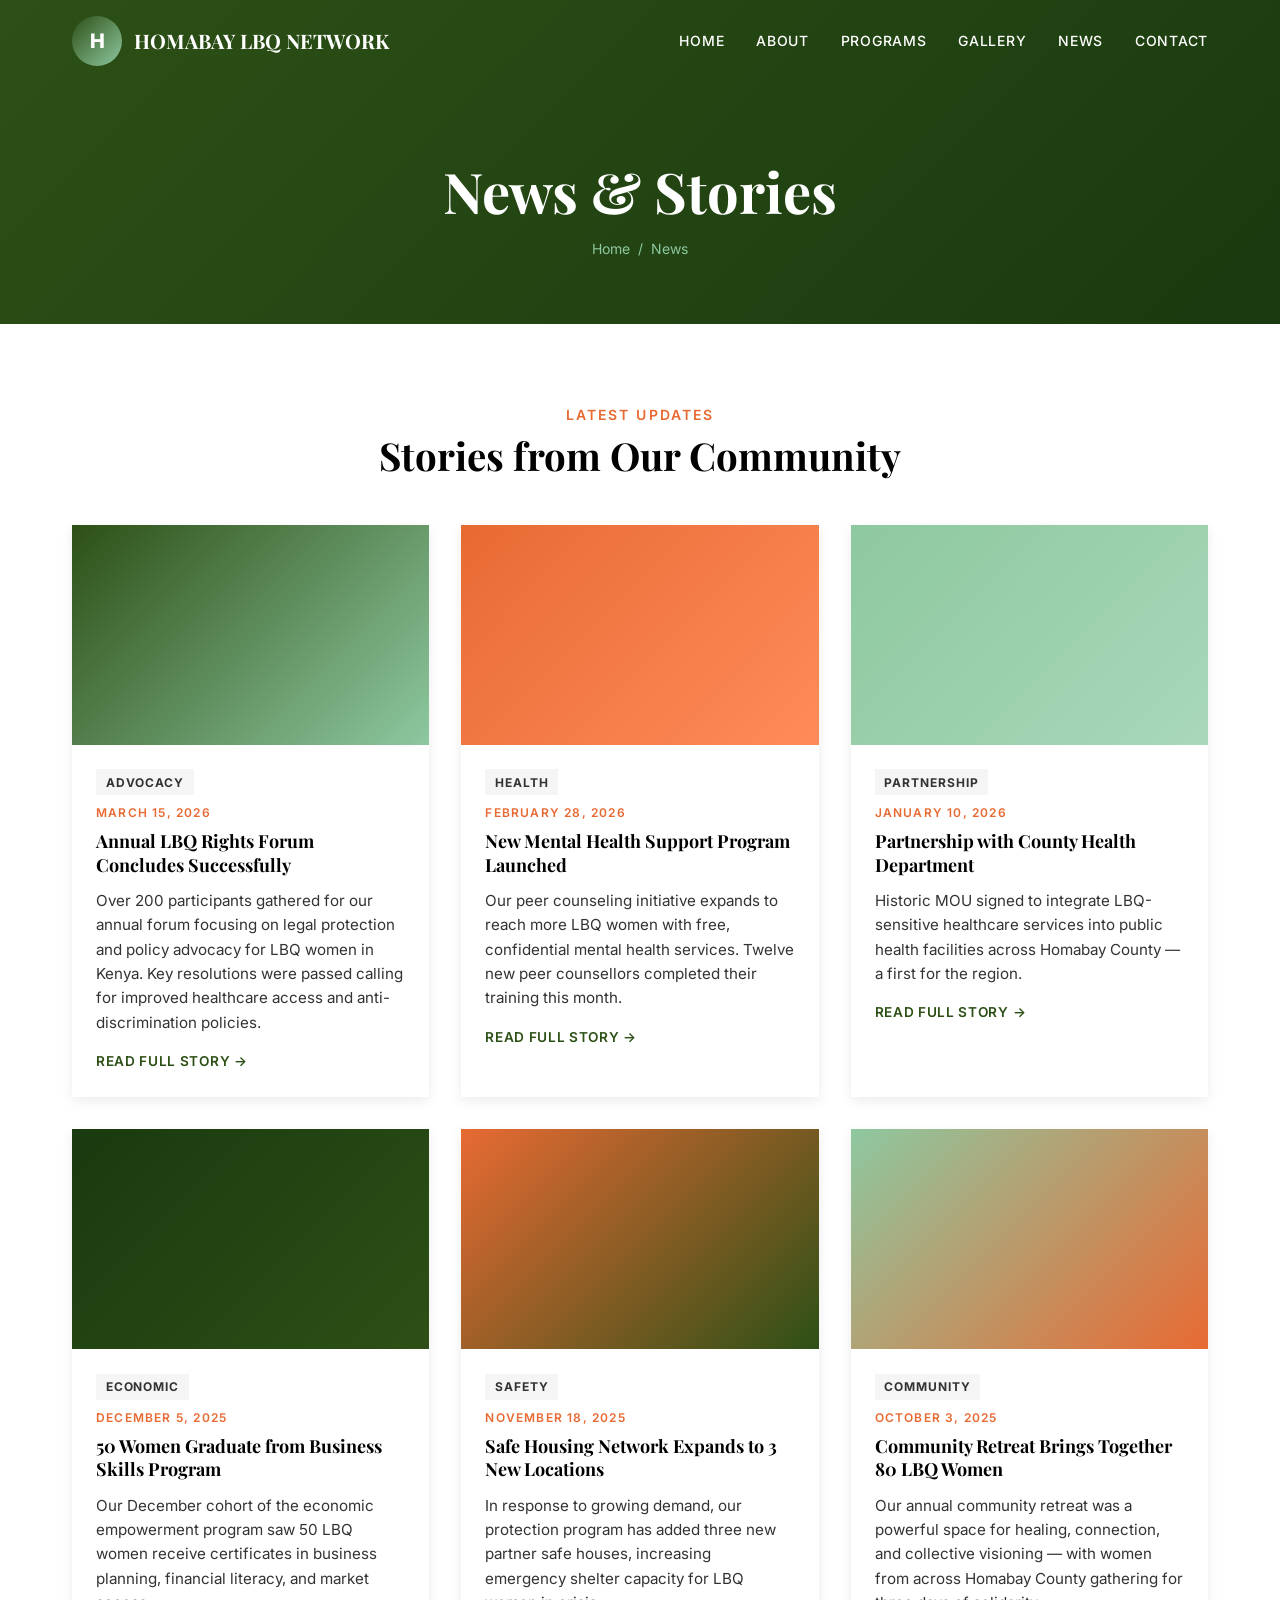
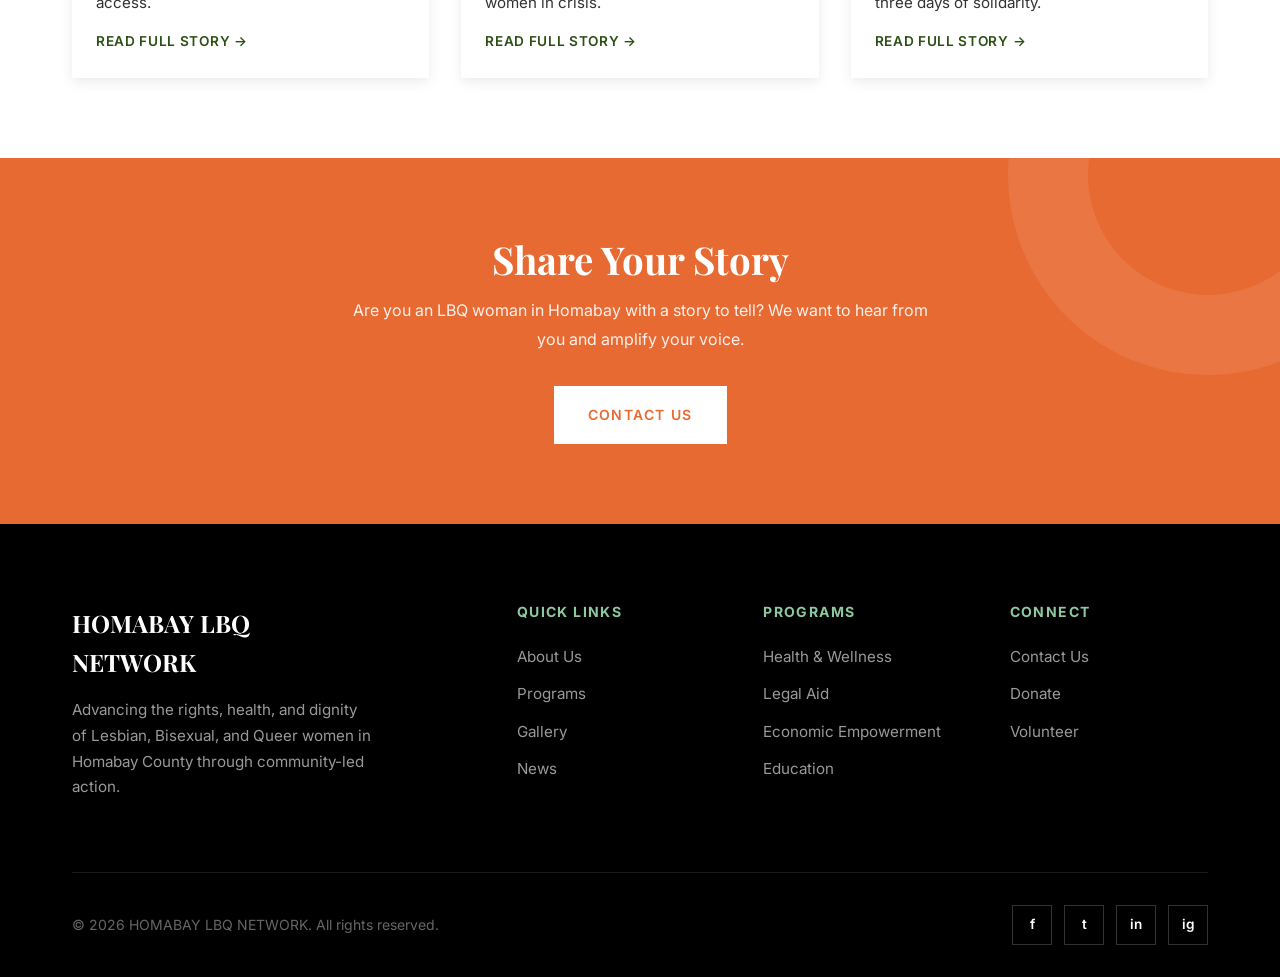
<file: pages/news.html>
<!DOCTYPE html>
<html lang="en">
<head>
    <meta charset="UTF-8">
    <meta name="viewport" content="width=device-width, initial-scale=1.0">
    <meta name="description" content="News & Stories — Latest updates from Homabay LBQ Network.">
    <title>News & Stories — HOMABAY LBQ NETWORK</title>
    <link rel="preconnect" href="https://fonts.googleapis.com">
    <link rel="preconnect" href="https://fonts.gstatic.com" crossorigin>
    <link href="https://fonts.googleapis.com/css2?family=Inter:wght@300;400;500;600;700;800;900&family=Playfair+Display:wght@400;500;600;700;800;900&display=swap" rel="stylesheet">
    <link rel="stylesheet" href="../css/styles.css">
    <style>
        .news-grid-full {
            display: grid;
            grid-template-columns: repeat(3, 1fr);
            gap: 2rem;
        }
        @media (max-width: 1024px) { .news-grid-full { grid-template-columns: repeat(2, 1fr); } }
        @media (max-width: 600px) { .news-grid-full { grid-template-columns: 1fr; } }
        .news-tag {
            display: inline-block;
            background: var(--color-gray);
            color: var(--color-dark-gray);
            font-size: 0.75rem;
            font-weight: 700;
            text-transform: uppercase;
            letter-spacing: 0.08em;
            padding: 0.2rem 0.6rem;
            margin-bottom: 0.5rem;
        }
    </style>
</head>
<body>

    <nav class="navbar" id="navbar" role="navigation" aria-label="Main navigation">
        <div class="nav-container">
            <a href="../index.html" class="logo" aria-label="Homabay LBQ Network Home">
                <div class="logo-icon" aria-hidden="true">H</div>
                <span class="logo-text">HOMABAY LBQ NETWORK</span>
            </a>
            <ul class="nav-links" id="navLinks" role="list">
                <li><a href="../index.html" class="nav-link">Home</a></li>
                <li><a href="about.html" class="nav-link">About</a></li>
                <li><a href="programs.html" class="nav-link">Programs</a></li>
                <li><a href="gallery.html" class="nav-link">Gallery</a></li>
                <li><a href="news.html" class="nav-link">News</a></li>
                <li><a href="contact.html" class="nav-link">Contact</a></li>
            </ul>
            <button class="mobile-toggle" id="mobileToggle" aria-label="Toggle mobile menu" aria-expanded="false">☰</button>
        </div>
    </nav>

    <header class="page-header">
        <div class="container">
            <h1 class="page-title">News &amp; Stories</h1>
            <nav class="page-breadcrumb" aria-label="Breadcrumb">
                <a href="../index.html">Home</a>
                <span aria-hidden="true">/</span>
                <span>News</span>
            </nav>
        </div>
    </header>

    <section class="section">
        <div class="container">
            <div class="text-center" style="margin-bottom: 3rem;">
                <div class="section-subtitle">Latest Updates</div>
                <h2 class="section-title">Stories from Our Community</h2>
            </div>
            <div class="news-grid-full">
                <article class="news-card reveal">
                    <div class="news-image">
                        <div style="width:100%;height:100%;background:linear-gradient(135deg, var(--color-primary), var(--color-secondary));"></div>
                    </div>
                    <div class="news-content">
                        <span class="news-tag">Advocacy</span>
                        <div class="news-date">March 15, 2026</div>
                        <h2 class="news-title">Annual LBQ Rights Forum Concludes Successfully</h2>
                        <p class="news-excerpt">Over 200 participants gathered for our annual forum focusing on legal protection and policy advocacy for LBQ women in Kenya. Key resolutions were passed calling for improved healthcare access and anti-discrimination policies.</p>
                        <a href="#" class="news-read-more">Read Full Story →</a>
                    </div>
                </article>
                <article class="news-card reveal">
                    <div class="news-image">
                        <div style="width:100%;height:100%;background:linear-gradient(135deg, var(--color-accent), #ff8c5a);"></div>
                    </div>
                    <div class="news-content">
                        <span class="news-tag">Health</span>
                        <div class="news-date">February 28, 2026</div>
                        <h2 class="news-title">New Mental Health Support Program Launched</h2>
                        <p class="news-excerpt">Our peer counseling initiative expands to reach more LBQ women with free, confidential mental health services. Twelve new peer counsellors completed their training this month.</p>
                        <a href="#" class="news-read-more">Read Full Story →</a>
                    </div>
                </article>
                <article class="news-card reveal">
                    <div class="news-image">
                        <div style="width:100%;height:100%;background:linear-gradient(135deg, var(--color-secondary), #a8d8b9);"></div>
                    </div>
                    <div class="news-content">
                        <span class="news-tag">Partnership</span>
                        <div class="news-date">January 10, 2026</div>
                        <h2 class="news-title">Partnership with County Health Department</h2>
                        <p class="news-excerpt">Historic MOU signed to integrate LBQ-sensitive healthcare services into public health facilities across Homabay County — a first for the region.</p>
                        <a href="#" class="news-read-more">Read Full Story →</a>
                    </div>
                </article>
                <article class="news-card reveal">
                    <div class="news-image">
                        <div style="width:100%;height:100%;background:linear-gradient(135deg, #1a3a0f, var(--color-primary));"></div>
                    </div>
                    <div class="news-content">
                        <span class="news-tag">Economic</span>
                        <div class="news-date">December 5, 2025</div>
                        <h2 class="news-title">50 Women Graduate from Business Skills Program</h2>
                        <p class="news-excerpt">Our December cohort of the economic empowerment program saw 50 LBQ women receive certificates in business planning, financial literacy, and market access.</p>
                        <a href="#" class="news-read-more">Read Full Story →</a>
                    </div>
                </article>
                <article class="news-card reveal">
                    <div class="news-image">
                        <div style="width:100%;height:100%;background:linear-gradient(135deg, var(--color-accent), var(--color-primary));"></div>
                    </div>
                    <div class="news-content">
                        <span class="news-tag">Safety</span>
                        <div class="news-date">November 18, 2025</div>
                        <h2 class="news-title">Safe Housing Network Expands to 3 New Locations</h2>
                        <p class="news-excerpt">In response to growing demand, our protection program has added three new partner safe houses, increasing emergency shelter capacity for LBQ women in crisis.</p>
                        <a href="#" class="news-read-more">Read Full Story →</a>
                    </div>
                </article>
                <article class="news-card reveal">
                    <div class="news-image">
                        <div style="width:100%;height:100%;background:linear-gradient(135deg, var(--color-secondary), var(--color-accent));"></div>
                    </div>
                    <div class="news-content">
                        <span class="news-tag">Community</span>
                        <div class="news-date">October 3, 2025</div>
                        <h2 class="news-title">Community Retreat Brings Together 80 LBQ Women</h2>
                        <p class="news-excerpt">Our annual community retreat was a powerful space for healing, connection, and collective visioning — with women from across Homabay County gathering for three days of solidarity.</p>
                        <a href="#" class="news-read-more">Read Full Story →</a>
                    </div>
                </article>
            </div>
        </div>
    </section>

    <section class="cta-banner">
        <div class="container">
            <h2 class="cta-title">Share Your Story</h2>
            <p class="cta-text">Are you an LBQ woman in Homabay with a story to tell? We want to hear from you and amplify your voice.</p>
            <a href="contact.html" class="btn btn-white">Contact Us</a>
        </div>
    </section>

    <footer class="footer">
        <div class="container">
            <div class="footer-grid">
                <div class="footer-brand">
                    <div class="footer-logo">HOMABAY LBQ NETWORK</div>
                    <p class="footer-desc">Advancing the rights, health, and dignity of Lesbian, Bisexual, and Queer women in Homabay County through community-led action.</p>
                </div>
                <div>
                    <h4 class="footer-title">Quick Links</h4>
                    <ul class="footer-links">
                        <li><a href="about.html">About Us</a></li>
                        <li><a href="programs.html">Programs</a></li>
                        <li><a href="gallery.html">Gallery</a></li>
                        <li><a href="news.html">News</a></li>
                    </ul>
                </div>
                <div>
                    <h4 class="footer-title">Programs</h4>
                    <ul class="footer-links">
                        <li><a href="programs.html">Health &amp; Wellness</a></li>
                        <li><a href="programs.html">Legal Aid</a></li>
                        <li><a href="programs.html">Economic Empowerment</a></li>
                        <li><a href="programs.html">Education</a></li>
                    </ul>
                </div>
                <div>
                    <h4 class="footer-title">Connect</h4>
                    <ul class="footer-links">
                        <li><a href="contact.html">Contact Us</a></li>
                        <li><a href="contact.html">Donate</a></li>
                        <li><a href="contact.html">Volunteer</a></li>
                    </ul>
                </div>
            </div>
            <div class="footer-bottom">
                <p class="footer-copy">© 2026 HOMABAY LBQ NETWORK. All rights reserved.</p>
                <div class="footer-social" aria-label="Social media links">
                    <a href="#" class="social-link" aria-label="Facebook">f</a>
                    <a href="#" class="social-link" aria-label="Twitter">t</a>
                    <a href="#" class="social-link" aria-label="LinkedIn">in</a>
                    <a href="#" class="social-link" aria-label="Instagram">ig</a>
                </div>
            </div>
        </div>
    </footer>

    <script src="../js/main.js"></script>
</body>
</html>
</file>
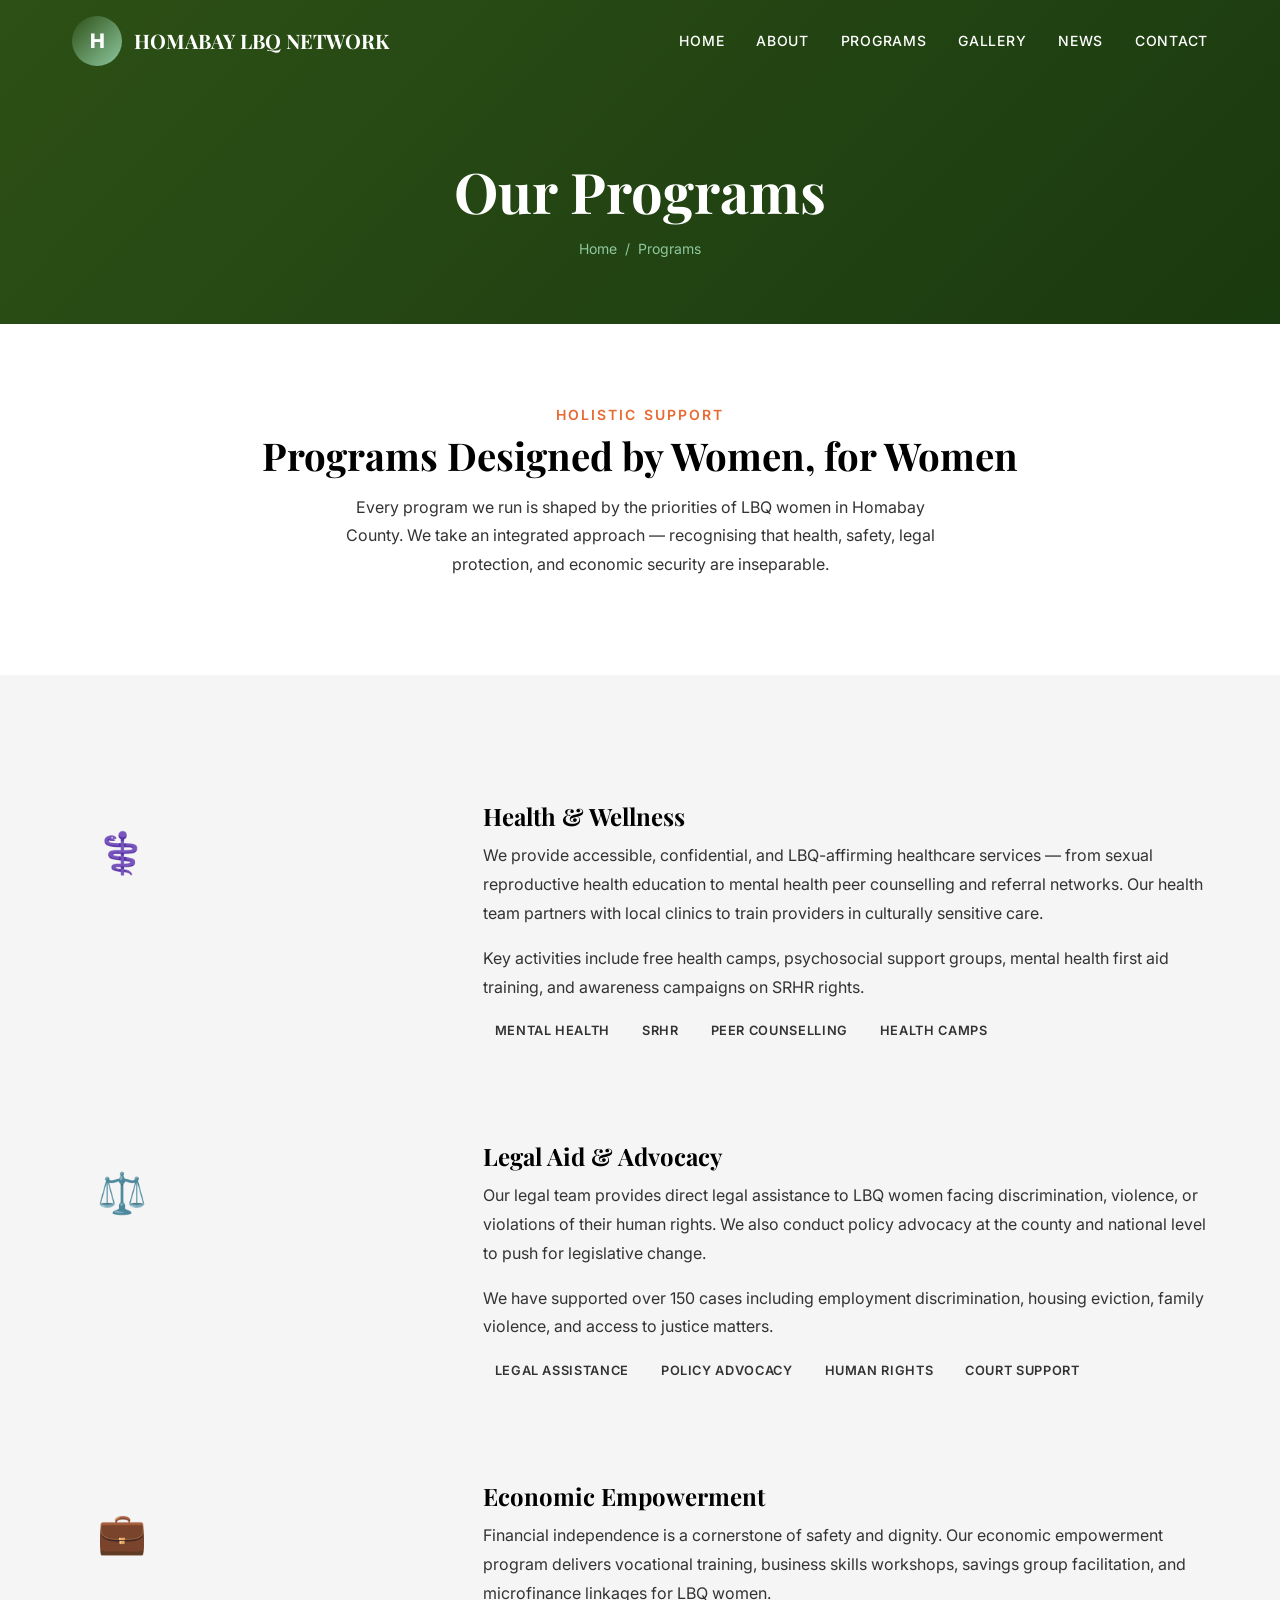
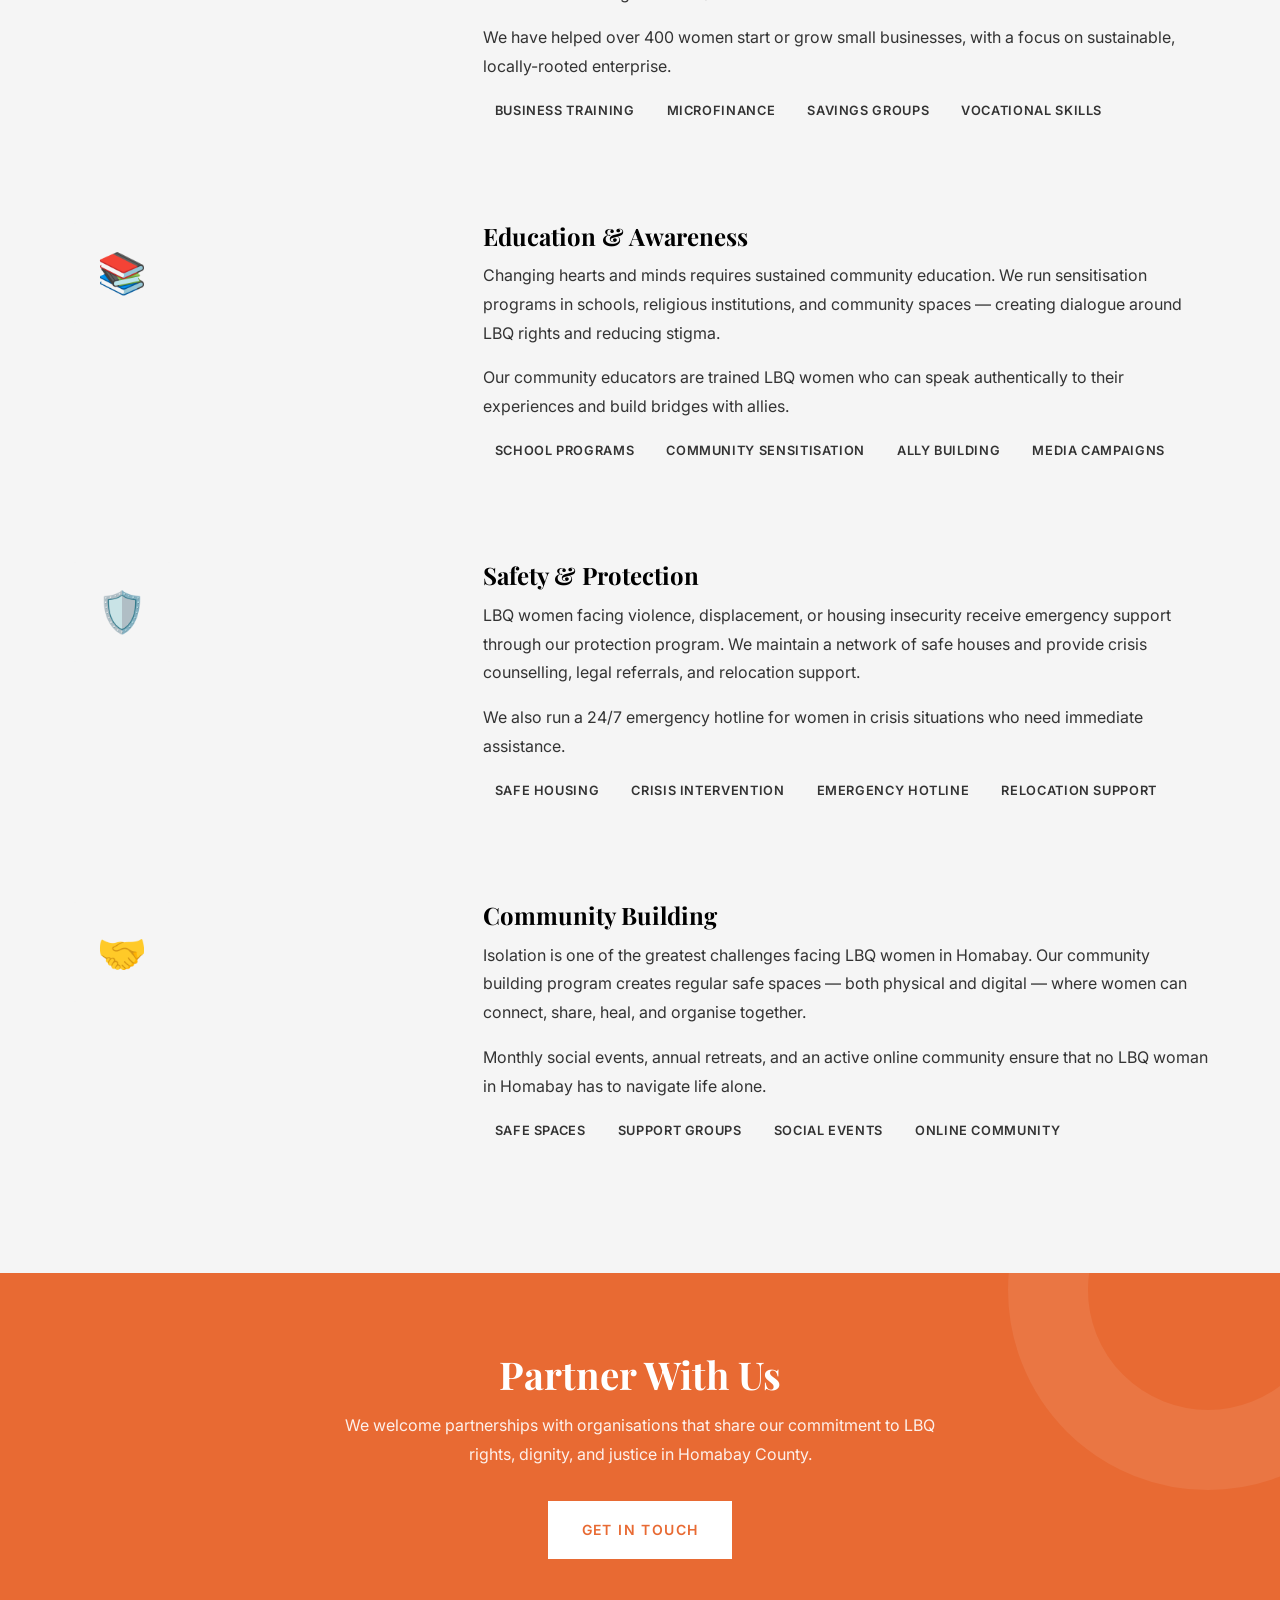
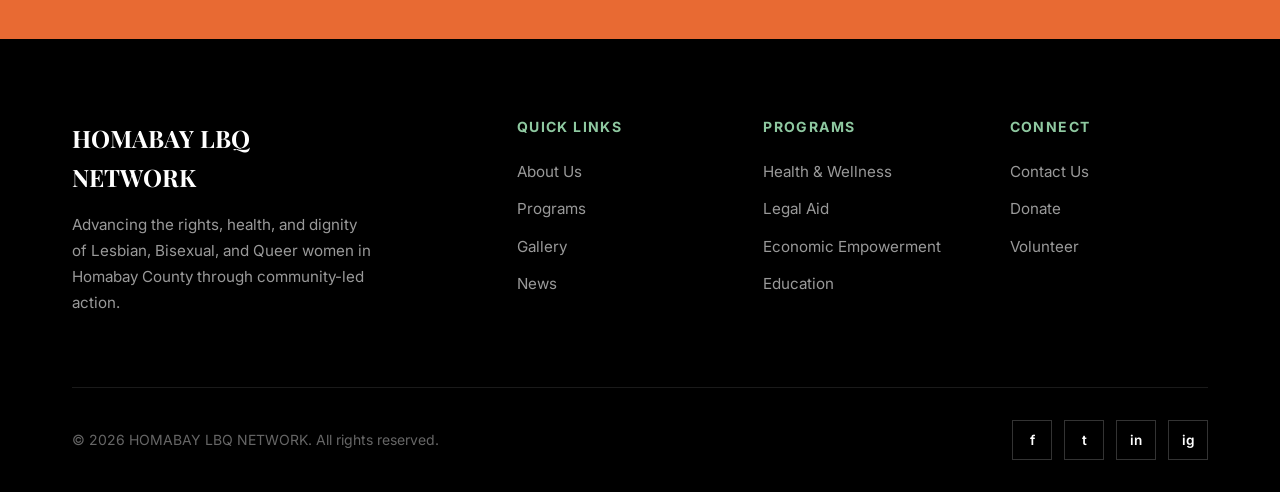
<file: pages/programs.html>
<!DOCTYPE html>
<html lang="en">
<head>
    <meta charset="UTF-8">
    <meta name="viewport" content="width=device-width, initial-scale=1.0">
    <meta name="description" content="Our Programs — Homabay LBQ Network health, legal, economic, and community programs.">
    <title>Programs — HOMABAY LBQ NETWORK</title>
    <link rel="preconnect" href="https://fonts.googleapis.com">
    <link rel="preconnect" href="https://fonts.gstatic.com" crossorigin>
    <link href="https://fonts.googleapis.com/css2?family=Inter:wght@300;400;500;600;700;800;900&family=Playfair+Display:wght@400;500;600;700;800;900&display=swap" rel="stylesheet">
    <link rel="stylesheet" href="../css/styles.css">
    <style>
        .program-detail {
            display: grid;
            grid-template-columns: 1fr 2fr;
            gap: 3rem;
            align-items: start;
            padding: 3rem 0;
            border-bottom: 1px solid var(--color-gray);
        }
        .program-detail:last-child { border-bottom: none; }
        .program-detail-icon {
            width: 100px;
            height: 100px;
            background: var(--color-gray);
            border-radius: 4px;
            display: flex;
            align-items: center;
            justify-content: center;
            font-size: 2.5rem;
            transition: var(--transition);
        }
        .program-detail:hover .program-detail-icon {
            background: var(--color-primary);
            transform: scale(1.05);
        }
        .program-detail-title { font-size: 1.5rem; margin-bottom: 0.75rem; }
        .program-detail-text { color: var(--color-dark-gray); line-height: 1.8; margin-bottom: 1rem; }
        .program-tags { display: flex; gap: 0.5rem; flex-wrap: wrap; margin-top: 1rem; }
        .tag {
            background: var(--color-gray);
            padding: 0.25rem 0.75rem;
            font-size: 0.8rem;
            font-weight: 600;
            text-transform: uppercase;
            letter-spacing: 0.05em;
            color: var(--color-dark-gray);
        }
        @media (max-width: 768px) {
            .program-detail { grid-template-columns: 1fr; gap: 1.5rem; }
        }
    </style>
</head>
<body>

    <nav class="navbar" id="navbar" role="navigation" aria-label="Main navigation">
        <div class="nav-container">
            <a href="../index.html" class="logo" aria-label="Homabay LBQ Network Home">
                <div class="logo-icon" aria-hidden="true">H</div>
                <span class="logo-text">HOMABAY LBQ NETWORK</span>
            </a>
            <ul class="nav-links" id="navLinks" role="list">
                <li><a href="../index.html" class="nav-link">Home</a></li>
                <li><a href="about.html" class="nav-link">About</a></li>
                <li><a href="programs.html" class="nav-link">Programs</a></li>
                <li><a href="gallery.html" class="nav-link">Gallery</a></li>
                <li><a href="news.html" class="nav-link">News</a></li>
                <li><a href="contact.html" class="nav-link">Contact</a></li>
            </ul>
            <button class="mobile-toggle" id="mobileToggle" aria-label="Toggle mobile menu" aria-expanded="false">☰</button>
        </div>
    </nav>

    <header class="page-header">
        <div class="container">
            <h1 class="page-title">Our Programs</h1>
            <nav class="page-breadcrumb" aria-label="Breadcrumb">
                <a href="../index.html">Home</a>
                <span aria-hidden="true">/</span>
                <span>Programs</span>
            </nav>
        </div>
    </header>

    <section class="section">
        <div class="container">
            <div class="text-center" style="margin-bottom: 1rem;">
                <div class="section-subtitle">Holistic Support</div>
                <h2 class="section-title">Programs Designed by Women, for Women</h2>
                <p style="color: var(--color-dark-gray); max-width: 600px; margin: 0 auto; line-height: 1.8;">
                    Every program we run is shaped by the priorities of LBQ women in Homabay County. We take an integrated approach — recognising that health, safety, legal protection, and economic security are inseparable.
                </p>
            </div>
        </div>
    </section>

    <section class="section section-gray">
        <div class="container">
            <div class="program-detail reveal">
                <div class="program-detail-icon" aria-hidden="true">⚕️</div>
                <div>
                    <h2 class="program-detail-title">Health &amp; Wellness</h2>
                    <p class="program-detail-text">We provide accessible, confidential, and LBQ-affirming healthcare services — from sexual reproductive health education to mental health peer counselling and referral networks. Our health team partners with local clinics to train providers in culturally sensitive care.</p>
                    <p class="program-detail-text">Key activities include free health camps, psychosocial support groups, mental health first aid training, and awareness campaigns on SRHR rights.</p>
                    <div class="program-tags">
                        <span class="tag">Mental Health</span>
                        <span class="tag">SRHR</span>
                        <span class="tag">Peer Counselling</span>
                        <span class="tag">Health Camps</span>
                    </div>
                </div>
            </div>

            <div class="program-detail reveal">
                <div class="program-detail-icon" aria-hidden="true">⚖️</div>
                <div>
                    <h2 class="program-detail-title">Legal Aid &amp; Advocacy</h2>
                    <p class="program-detail-text">Our legal team provides direct legal assistance to LBQ women facing discrimination, violence, or violations of their human rights. We also conduct policy advocacy at the county and national level to push for legislative change.</p>
                    <p class="program-detail-text">We have supported over 150 cases including employment discrimination, housing eviction, family violence, and access to justice matters.</p>
                    <div class="program-tags">
                        <span class="tag">Legal Assistance</span>
                        <span class="tag">Policy Advocacy</span>
                        <span class="tag">Human Rights</span>
                        <span class="tag">Court Support</span>
                    </div>
                </div>
            </div>

            <div class="program-detail reveal">
                <div class="program-detail-icon" aria-hidden="true">💼</div>
                <div>
                    <h2 class="program-detail-title">Economic Empowerment</h2>
                    <p class="program-detail-text">Financial independence is a cornerstone of safety and dignity. Our economic empowerment program delivers vocational training, business skills workshops, savings group facilitation, and microfinance linkages for LBQ women.</p>
                    <p class="program-detail-text">We have helped over 400 women start or grow small businesses, with a focus on sustainable, locally-rooted enterprise.</p>
                    <div class="program-tags">
                        <span class="tag">Business Training</span>
                        <span class="tag">Microfinance</span>
                        <span class="tag">Savings Groups</span>
                        <span class="tag">Vocational Skills</span>
                    </div>
                </div>
            </div>

            <div class="program-detail reveal">
                <div class="program-detail-icon" aria-hidden="true">📚</div>
                <div>
                    <h2 class="program-detail-title">Education &amp; Awareness</h2>
                    <p class="program-detail-text">Changing hearts and minds requires sustained community education. We run sensitisation programs in schools, religious institutions, and community spaces — creating dialogue around LBQ rights and reducing stigma.</p>
                    <p class="program-detail-text">Our community educators are trained LBQ women who can speak authentically to their experiences and build bridges with allies.</p>
                    <div class="program-tags">
                        <span class="tag">School Programs</span>
                        <span class="tag">Community Sensitisation</span>
                        <span class="tag">Ally Building</span>
                        <span class="tag">Media Campaigns</span>
                    </div>
                </div>
            </div>

            <div class="program-detail reveal">
                <div class="program-detail-icon" aria-hidden="true">🛡️</div>
                <div>
                    <h2 class="program-detail-title">Safety &amp; Protection</h2>
                    <p class="program-detail-text">LBQ women facing violence, displacement, or housing insecurity receive emergency support through our protection program. We maintain a network of safe houses and provide crisis counselling, legal referrals, and relocation support.</p>
                    <p class="program-detail-text">We also run a 24/7 emergency hotline for women in crisis situations who need immediate assistance.</p>
                    <div class="program-tags">
                        <span class="tag">Safe Housing</span>
                        <span class="tag">Crisis Intervention</span>
                        <span class="tag">Emergency Hotline</span>
                        <span class="tag">Relocation Support</span>
                    </div>
                </div>
            </div>

            <div class="program-detail reveal">
                <div class="program-detail-icon" aria-hidden="true">🤝</div>
                <div>
                    <h2 class="program-detail-title">Community Building</h2>
                    <p class="program-detail-text">Isolation is one of the greatest challenges facing LBQ women in Homabay. Our community building program creates regular safe spaces — both physical and digital — where women can connect, share, heal, and organise together.</p>
                    <p class="program-detail-text">Monthly social events, annual retreats, and an active online community ensure that no LBQ woman in Homabay has to navigate life alone.</p>
                    <div class="program-tags">
                        <span class="tag">Safe Spaces</span>
                        <span class="tag">Support Groups</span>
                        <span class="tag">Social Events</span>
                        <span class="tag">Online Community</span>
                    </div>
                </div>
            </div>
        </div>
    </section>

    <section class="cta-banner">
        <div class="container">
            <h2 class="cta-title">Partner With Us</h2>
            <p class="cta-text">We welcome partnerships with organisations that share our commitment to LBQ rights, dignity, and justice in Homabay County.</p>
            <a href="contact.html" class="btn btn-white">Get in Touch</a>
        </div>
    </section>

    <footer class="footer">
        <div class="container">
            <div class="footer-grid">
                <div class="footer-brand">
                    <div class="footer-logo">HOMABAY LBQ NETWORK</div>
                    <p class="footer-desc">Advancing the rights, health, and dignity of Lesbian, Bisexual, and Queer women in Homabay County through community-led action.</p>
                </div>
                <div>
                    <h4 class="footer-title">Quick Links</h4>
                    <ul class="footer-links">
                        <li><a href="about.html">About Us</a></li>
                        <li><a href="programs.html">Programs</a></li>
                        <li><a href="gallery.html">Gallery</a></li>
                        <li><a href="news.html">News</a></li>
                    </ul>
                </div>
                <div>
                    <h4 class="footer-title">Programs</h4>
                    <ul class="footer-links">
                        <li><a href="programs.html">Health &amp; Wellness</a></li>
                        <li><a href="programs.html">Legal Aid</a></li>
                        <li><a href="programs.html">Economic Empowerment</a></li>
                        <li><a href="programs.html">Education</a></li>
                    </ul>
                </div>
                <div>
                    <h4 class="footer-title">Connect</h4>
                    <ul class="footer-links">
                        <li><a href="contact.html">Contact Us</a></li>
                        <li><a href="contact.html">Donate</a></li>
                        <li><a href="contact.html">Volunteer</a></li>
                    </ul>
                </div>
            </div>
            <div class="footer-bottom">
                <p class="footer-copy">© 2026 HOMABAY LBQ NETWORK. All rights reserved.</p>
                <div class="footer-social" aria-label="Social media links">
                    <a href="#" class="social-link" aria-label="Facebook">f</a>
                    <a href="#" class="social-link" aria-label="Twitter">t</a>
                    <a href="#" class="social-link" aria-label="LinkedIn">in</a>
                    <a href="#" class="social-link" aria-label="Instagram">ig</a>
                </div>
            </div>
        </div>
    </footer>

    <script src="../js/main.js"></script>
</body>
</html>
</file>
<file: css/styles.css>
/* ============================================================
   HOMABAY LBQ NETWORK — Main Stylesheet
   ============================================================ */

/* --- Variables --- */
:root {
    --color-primary: #2D5016;
    --color-secondary: #8ec8a0;
    --color-white: #FFFFFF;
    --color-black: #000000;
    --color-accent: #E86A33;
    --color-gray: #f5f5f5;
    --color-dark-gray: #333333;
    --font-primary: 'Inter', Arial, sans-serif;
    --font-display: 'Playfair Display', 'TAN Mon Cheri', Georgia, serif;
    --transition: all 0.3s cubic-bezier(0.4, 0, 0.2, 1);
    --shadow-sm: 0 4px 12px rgba(0,0,0,0.08);
    --shadow-md: 0 10px 30px rgba(0,0,0,0.12);
    --shadow-lg: 0 20px 60px rgba(0,0,0,0.18);
}

/* --- Reset --- */
*, *::before, *::after {
    margin: 0;
    padding: 0;
    box-sizing: border-box;
}

html { scroll-behavior: smooth; }

body {
    font-family: var(--font-primary);
    color: var(--color-black);
    background: var(--color-white);
    line-height: 1.6;
    overflow-x: hidden;
}

img { max-width: 100%; display: block; }

/* --- Typography --- */
h1, h2, h3, h4, h5, h6 {
    font-family: var(--font-display);
    font-weight: 700;
    line-height: 1.1;
}

.display-1 {
    font-size: clamp(3rem, 8vw, 6rem);
    font-weight: 900;
    letter-spacing: -0.02em;
}

.display-2 {
    font-size: clamp(2rem, 5vw, 3.5rem);
    font-weight: 800;
}

.section-title {
    font-size: clamp(1.5rem, 3vw, 2.5rem);
    font-weight: 700;
    margin-bottom: 1rem;
}

.section-subtitle {
    font-size: 0.875rem;
    text-transform: uppercase;
    letter-spacing: 0.15em;
    color: var(--color-accent);
    font-weight: 600;
    margin-bottom: 0.5rem;
}

/* --- Layout --- */
.container {
    max-width: 1200px;
    margin: 0 auto;
    padding: 0 2rem;
}

.section { padding: 5rem 0; }
.section-dark { background: var(--color-primary); color: var(--color-white); }
.section-gray { background: var(--color-gray); }
.text-center { text-align: center; }

/* --- Buttons --- */
.btn {
    display: inline-flex;
    align-items: center;
    gap: 0.5rem;
    padding: 1rem 2rem;
    font-family: var(--font-primary);
    font-size: 0.875rem;
    font-weight: 600;
    text-transform: uppercase;
    letter-spacing: 0.1em;
    text-decoration: none;
    border: 2px solid transparent;
    cursor: pointer;
    transition: var(--transition);
    position: relative;
    overflow: hidden;
}

.btn-primary {
    background: var(--color-accent);
    color: var(--color-white);
    border-color: var(--color-accent);
}
.btn-primary:hover {
    background: transparent;
    color: var(--color-accent);
}

.btn-outline {
    background: transparent;
    color: var(--color-white);
    border-color: var(--color-white);
}
.btn-outline:hover {
    background: var(--color-white);
    color: var(--color-primary);
}

.btn-dark {
    background: var(--color-black);
    color: var(--color-white);
    border-color: var(--color-black);
}
.btn-dark:hover {
    background: transparent;
    color: var(--color-black);
}

.btn-white {
    background: var(--color-white);
    color: var(--color-accent);
    border-color: var(--color-white);
}
.btn-white:hover {
    background: transparent;
    color: var(--color-white);
}

/* --- Navigation --- */
.navbar {
    position: fixed;
    top: 0;
    left: 0;
    width: 100%;
    z-index: 1000;
    padding: 1rem 0;
    transition: var(--transition);
}

.navbar.scrolled {
    background: rgba(255, 255, 255, 0.97);
    backdrop-filter: blur(12px);
    box-shadow: var(--shadow-sm);
    padding: 0.75rem 0;
}

.navbar.scrolled .nav-link { color: var(--color-black); }
.navbar.scrolled .logo-text { color: var(--color-primary); }
.navbar.scrolled .mobile-toggle { color: var(--color-black); }

.nav-container {
    display: flex;
    justify-content: space-between;
    align-items: center;
    max-width: 1200px;
    margin: 0 auto;
    padding: 0 2rem;
}

.logo {
    display: flex;
    align-items: center;
    gap: 0.75rem;
    text-decoration: none;
}

.logo-icon {
    width: 50px;
    height: 50px;
    background: linear-gradient(135deg, var(--color-primary), var(--color-secondary));
    border-radius: 50%;
    display: flex;
    align-items: center;
    justify-content: center;
    color: white;
    font-weight: 800;
    font-size: 1.25rem;
    flex-shrink: 0;
}

.logo-text {
    font-family: var(--font-display);
    font-size: 1.25rem;
    font-weight: 700;
    color: var(--color-white);
    transition: var(--transition);
}

.nav-links {
    display: flex;
    gap: 2rem;
    list-style: none;
}

.nav-link {
    color: var(--color-white);
    text-decoration: none;
    font-size: 0.875rem;
    font-weight: 500;
    text-transform: uppercase;
    letter-spacing: 0.05em;
    transition: var(--transition);
    position: relative;
}

.nav-link::after {
    content: '';
    position: absolute;
    bottom: -4px;
    left: 0;
    width: 0;
    height: 2px;
    background: var(--color-accent);
    transition: var(--transition);
}

.nav-link:hover::after { width: 100%; }
.nav-link:hover { color: var(--color-accent); }

.mobile-toggle {
    display: none;
    background: none;
    border: none;
    cursor: pointer;
    color: var(--color-white);
    font-size: 1.5rem;
}

/* --- Hero --- */
.hero {
    min-height: 100vh;
    background: linear-gradient(135deg, var(--color-primary) 0%, #1a3a0f 100%);
    display: flex;
    align-items: center;
    position: relative;
    overflow: hidden;
}

.hero::before {
    content: '';
    position: absolute;
    top: 0;
    right: 0;
    width: 55%;
    height: 100%;
    background: url("data:image/svg+xml,%3Csvg xmlns='http://www.w3.org/2000/svg' viewBox='0 0 100 100'%3E%3Ccircle cx='80' cy='20' r='40' fill='rgba(142,200,160,0.1)'/%3E%3Ccircle cx='90' cy='80' r='30' fill='rgba(232,106,51,0.1)'/%3E%3C/svg%3E");
    background-size: cover;
}

.hero::after {
    content: '';
    position: absolute;
    bottom: 0;
    left: 0;
    width: 100%;
    height: 6px;
    background: linear-gradient(90deg, var(--color-accent), var(--color-secondary));
}

.hero-content {
    position: relative;
    z-index: 2;
    max-width: 700px;
}

.hero-subtitle {
    font-size: 0.875rem;
    text-transform: uppercase;
    letter-spacing: 0.2em;
    color: var(--color-secondary);
    font-weight: 600;
    margin-bottom: 1.5rem;
    display: flex;
    align-items: center;
    gap: 1rem;
}

.hero-subtitle::before {
    content: '';
    width: 40px;
    height: 2px;
    background: var(--color-accent);
    flex-shrink: 0;
}

.hero-title {
    color: var(--color-white);
    margin-bottom: 1.5rem;
}

.hero-title span { color: var(--color-accent); }

.hero-text {
    color: rgba(255,255,255,0.82);
    font-size: 1.125rem;
    max-width: 520px;
    margin-bottom: 2rem;
    line-height: 1.8;
}

.hero-buttons {
    display: flex;
    gap: 1rem;
    flex-wrap: wrap;
}

.hero-stats {
    position: absolute;
    bottom: 3rem;
    right: 2rem;
    display: flex;
    gap: 3rem;
    z-index: 2;
}

.stat-item { text-align: center; }

.stat-number {
    font-family: var(--font-display);
    font-size: 2.5rem;
    font-weight: 800;
    color: var(--color-white);
    line-height: 1;
}

.stat-label {
    font-size: 0.75rem;
    text-transform: uppercase;
    letter-spacing: 0.1em;
    color: var(--color-secondary);
    margin-top: 0.5rem;
}

/* --- About --- */
.about-grid {
    display: grid;
    grid-template-columns: 1fr 1fr;
    gap: 4rem;
    align-items: center;
}

.about-image { position: relative; }

.about-image-main {
    width: 100%;
    height: 500px;
    background: linear-gradient(135deg, var(--color-secondary), var(--color-primary));
    border-radius: 2px;
    position: relative;
    overflow: hidden;
    display: flex;
    align-items: center;
    justify-content: center;
    color: rgba(255,255,255,0.4);
    font-size: 5rem;
}

.about-image-accent {
    position: absolute;
    bottom: -2rem;
    right: -2rem;
    width: 200px;
    height: 200px;
    background: var(--color-accent);
    z-index: -1;
}

.about-content { padding: 2rem 0; }

.about-text {
    color: var(--color-dark-gray);
    margin-bottom: 1.5rem;
    font-size: 1.05rem;
    line-height: 1.8;
}

/* --- Programs --- */
.programs-grid {
    display: grid;
    grid-template-columns: repeat(3, 1fr);
    gap: 2rem;
}

.program-card {
    background: var(--color-white);
    padding: 2.5rem;
    border: 2px solid transparent;
    transition: var(--transition);
    position: relative;
    overflow: hidden;
    box-shadow: var(--shadow-sm);
}

.program-card::before {
    content: '';
    position: absolute;
    top: 0;
    left: 0;
    width: 4px;
    height: 100%;
    background: var(--color-accent);
    transform: scaleY(0);
    transition: var(--transition);
}

.program-card:hover {
    border-color: var(--color-primary);
    transform: translateY(-6px);
    box-shadow: var(--shadow-lg);
}

.program-card:hover::before { transform: scaleY(1); }

.program-icon {
    width: 60px;
    height: 60px;
    background: var(--color-gray);
    display: flex;
    align-items: center;
    justify-content: center;
    margin-bottom: 1.5rem;
    font-size: 1.75rem;
    border-radius: 4px;
    transition: var(--transition);
}

.program-card:hover .program-icon {
    background: var(--color-primary);
    transform: scale(1.05);
}

.program-title {
    font-size: 1.25rem;
    margin-bottom: 0.75rem;
}

.program-desc {
    color: var(--color-dark-gray);
    font-size: 0.95rem;
    line-height: 1.7;
}

/* --- Impact --- */
.impact-grid {
    display: grid;
    grid-template-columns: repeat(4, 1fr);
    gap: 2rem;
    text-align: center;
}

.impact-item {
    padding: 2.5rem 2rem;
    border: 2px solid rgba(255,255,255,0.1);
    transition: var(--transition);
    border-radius: 2px;
}

.impact-item:hover {
    border-color: var(--color-accent);
    background: rgba(255,255,255,0.05);
    transform: translateY(-4px);
}

.impact-number {
    font-family: var(--font-display);
    font-size: 3rem;
    font-weight: 800;
    color: var(--color-accent);
    line-height: 1;
    margin-bottom: 0.5rem;
}

.impact-label {
    font-size: 0.875rem;
    text-transform: uppercase;
    letter-spacing: 0.1em;
    color: var(--color-secondary);
    margin-top: 0.25rem;
}

/* --- Gallery --- */
.gallery-filters {
    display: flex;
    gap: 1rem;
    margin-bottom: 2rem;
    flex-wrap: wrap;
}

.filter-btn {
    padding: 0.5rem 1.5rem;
    background: transparent;
    border: 2px solid var(--color-gray);
    font-family: var(--font-primary);
    font-size: 0.875rem;
    font-weight: 500;
    cursor: pointer;
    transition: var(--transition);
}

.filter-btn.active,
.filter-btn:hover {
    background: var(--color-primary);
    color: var(--color-white);
    border-color: var(--color-primary);
}

.gallery-grid {
    display: grid;
    grid-template-columns: repeat(4, 1fr);
    gap: 1rem;
}

.gallery-item {
    aspect-ratio: 1;
    background: var(--color-gray);
    overflow: hidden;
    cursor: pointer;
    position: relative;
}

.gallery-item img {
    width: 100%;
    height: 100%;
    object-fit: cover;
    transition: var(--transition);
}

.gallery-item:hover img { transform: scale(1.1); }

.gallery-item::after {
    content: '+';
    position: absolute;
    top: 50%;
    left: 50%;
    transform: translate(-50%, -50%);
    font-size: 2rem;
    color: var(--color-white);
    opacity: 0;
    transition: var(--transition);
    z-index: 2;
}

.gallery-item:hover::after { opacity: 1; }

.gallery-item::before {
    content: '';
    position: absolute;
    inset: 0;
    background: rgba(45, 80, 22, 0);
    transition: var(--transition);
    z-index: 1;
}

.gallery-item:hover::before { background: rgba(45, 80, 22, 0.6); }

/* --- Lightbox --- */
.lightbox {
    display: none;
    position: fixed;
    inset: 0;
    background: rgba(0,0,0,0.95);
    z-index: 2000;
    align-items: center;
    justify-content: center;
    padding: 2rem;
}

.lightbox.active { display: flex; }

.lightbox-img {
    max-width: 90%;
    max-height: 90vh;
    object-fit: contain;
    border-radius: 2px;
}

.lightbox-close {
    position: absolute;
    top: 2rem;
    right: 2rem;
    color: var(--color-white);
    font-size: 2rem;
    cursor: pointer;
    background: rgba(255,255,255,0.1);
    border: 1px solid rgba(255,255,255,0.2);
    width: 44px;
    height: 44px;
    display: flex;
    align-items: center;
    justify-content: center;
    transition: var(--transition);
    border-radius: 50%;
}

.lightbox-close:hover { background: var(--color-accent); border-color: var(--color-accent); }

.lightbox-nav {
    position: absolute;
    top: 50%;
    transform: translateY(-50%);
    color: var(--color-white);
    font-size: 2rem;
    cursor: pointer;
    background: rgba(255,255,255,0.1);
    border: 1px solid rgba(255,255,255,0.2);
    width: 50px;
    height: 50px;
    display: flex;
    align-items: center;
    justify-content: center;
    transition: var(--transition);
    border-radius: 50%;
}

.lightbox-nav:hover { background: var(--color-accent); border-color: var(--color-accent); }
.lightbox-prev { left: 2rem; }
.lightbox-next { right: 2rem; }

/* --- News --- */
.news-grid {
    display: grid;
    grid-template-columns: repeat(3, 1fr);
    gap: 2rem;
}

.news-card {
    background: var(--color-white);
    overflow: hidden;
    transition: var(--transition);
    box-shadow: var(--shadow-sm);
}

.news-card:hover {
    transform: translateY(-6px);
    box-shadow: var(--shadow-lg);
}

.news-image {
    height: 220px;
    background: var(--color-gray);
    overflow: hidden;
}

.news-image img {
    width: 100%;
    height: 100%;
    object-fit: cover;
    transition: var(--transition);
}

.news-card:hover .news-image img { transform: scale(1.05); }

.news-content { padding: 1.5rem; }

.news-date {
    font-size: 0.75rem;
    text-transform: uppercase;
    letter-spacing: 0.1em;
    color: var(--color-accent);
    font-weight: 600;
    margin-bottom: 0.5rem;
}

.news-title {
    font-size: 1.125rem;
    margin-bottom: 0.75rem;
    line-height: 1.3;
}

.news-excerpt {
    color: var(--color-dark-gray);
    font-size: 0.95rem;
    line-height: 1.6;
}

.news-read-more {
    display: inline-flex;
    align-items: center;
    gap: 0.4rem;
    margin-top: 1rem;
    font-size: 0.85rem;
    font-weight: 600;
    color: var(--color-primary);
    text-decoration: none;
    text-transform: uppercase;
    letter-spacing: 0.05em;
    transition: var(--transition);
}

.news-read-more:hover { color: var(--color-accent); gap: 0.7rem; }

/* --- CTA Banner --- */
.cta-banner {
    background: var(--color-accent);
    padding: 5rem 0;
    text-align: center;
    position: relative;
    overflow: hidden;
}

.cta-banner::before {
    content: '';
    position: absolute;
    top: -50%;
    right: -10%;
    width: 400px;
    height: 400px;
    border: 80px solid rgba(255,255,255,0.08);
    border-radius: 50%;
    pointer-events: none;
}

.cta-title {
    color: var(--color-white);
    font-size: clamp(1.5rem, 3vw, 2.5rem);
    margin-bottom: 1rem;
}

.cta-text {
    color: rgba(255,255,255,0.9);
    max-width: 600px;
    margin: 0 auto 2rem;
    line-height: 1.8;
}

/* --- Contact --- */
.contact-grid {
    display: grid;
    grid-template-columns: 1fr 1fr;
    gap: 4rem;
}

.contact-info h3 { margin-bottom: 1.5rem; }

.contact-item {
    display: flex;
    align-items: flex-start;
    gap: 1rem;
    margin-bottom: 1.5rem;
}

.contact-icon {
    width: 48px;
    height: 48px;
    background: var(--color-primary);
    color: var(--color-white);
    display: flex;
    align-items: center;
    justify-content: center;
    flex-shrink: 0;
    font-size: 1.25rem;
    border-radius: 2px;
}

.contact-details h4 {
    font-family: var(--font-primary);
    font-size: 1rem;
    margin-bottom: 0.25rem;
}

.contact-details p {
    color: var(--color-dark-gray);
    font-size: 0.95rem;
    line-height: 1.6;
}

/* --- Contact Form --- */
.contact-form {
    background: var(--color-white);
    padding: 2.5rem;
    border: 2px solid var(--color-gray);
    box-shadow: var(--shadow-sm);
}

.form-group { margin-bottom: 1.5rem; }

.form-label {
    display: block;
    font-size: 0.875rem;
    font-weight: 600;
    margin-bottom: 0.5rem;
    text-transform: uppercase;
    letter-spacing: 0.05em;
}

.form-input {
    width: 100%;
    padding: 1rem;
    border: 2px solid var(--color-gray);
    font-family: var(--font-primary);
    font-size: 1rem;
    transition: var(--transition);
    background: var(--color-white);
    color: var(--color-black);
}

.form-input:focus {
    outline: none;
    border-color: var(--color-primary);
    box-shadow: 0 0 0 3px rgba(45, 80, 22, 0.08);
}

textarea.form-input {
    min-height: 150px;
    resize: vertical;
}

.form-success {
    display: none;
    background: #e8f5e9;
    color: #2D5016;
    padding: 1rem;
    border-left: 4px solid var(--color-primary);
    margin-top: 1rem;
    font-weight: 600;
}

/* --- Footer --- */
.footer {
    background: var(--color-black);
    color: var(--color-white);
    padding: 5rem 0 2rem;
}

.footer-grid {
    display: grid;
    grid-template-columns: 2fr 1fr 1fr 1fr;
    gap: 3rem;
    margin-bottom: 3rem;
}

.footer-brand { max-width: 300px; }

.footer-logo {
    font-family: var(--font-display);
    font-size: 1.5rem;
    font-weight: 700;
    margin-bottom: 1rem;
    color: var(--color-white);
}

.footer-desc {
    color: rgba(255,255,255,0.6);
    font-size: 0.95rem;
    margin-bottom: 1.5rem;
    line-height: 1.7;
}

.footer-title {
    font-family: var(--font-primary);
    font-size: 0.875rem;
    font-weight: 700;
    text-transform: uppercase;
    letter-spacing: 0.1em;
    margin-bottom: 1.5rem;
    color: var(--color-secondary);
}

.footer-links { list-style: none; }

.footer-links li { margin-bottom: 0.75rem; }

.footer-links a {
    color: rgba(255,255,255,0.6);
    text-decoration: none;
    transition: var(--transition);
    font-size: 0.95rem;
}

.footer-links a:hover { color: var(--color-accent); padding-left: 4px; }

.footer-bottom {
    border-top: 1px solid rgba(255,255,255,0.1);
    padding-top: 2rem;
    display: flex;
    justify-content: space-between;
    align-items: center;
    flex-wrap: wrap;
    gap: 1rem;
}

.footer-copy {
    color: rgba(255,255,255,0.4);
    font-size: 0.875rem;
}

.footer-social { display: flex; gap: 0.75rem; }

.social-link {
    width: 40px;
    height: 40px;
    border: 1px solid rgba(255,255,255,0.2);
    display: flex;
    align-items: center;
    justify-content: center;
    color: var(--color-white);
    text-decoration: none;
    transition: var(--transition);
    font-size: 0.85rem;
    font-weight: 600;
}

.social-link:hover {
    background: var(--color-accent);
    border-color: var(--color-accent);
    transform: translateY(-2px);
}

/* --- Page Header (inner pages) --- */
.page-header {
    background: linear-gradient(135deg, var(--color-primary) 0%, #1a3a0f 100%);
    padding: 10rem 0 4rem;
    color: var(--color-white);
    text-align: center;
}

.page-title {
    font-size: clamp(2rem, 5vw, 3.5rem);
    margin-bottom: 1rem;
}

.page-breadcrumb {
    display: flex;
    justify-content: center;
    gap: 0.5rem;
    font-size: 0.875rem;
    color: var(--color-secondary);
}

.page-breadcrumb a { color: var(--color-secondary); text-decoration: none; }
.page-breadcrumb a:hover { color: var(--color-accent); }

/* --- Team --- */
.team-grid {
    display: grid;
    grid-template-columns: repeat(4, 1fr);
    gap: 2rem;
}

.team-card { text-align: center; }

.team-photo {
    width: 100%;
    aspect-ratio: 1;
    background: var(--color-gray);
    margin-bottom: 1rem;
    overflow: hidden;
}

.team-photo img {
    width: 100%;
    height: 100%;
    object-fit: cover;
    transition: var(--transition);
}

.team-card:hover .team-photo img { transform: scale(1.05); }

.team-name { font-size: 1.125rem; margin-bottom: 0.25rem; }

.team-role {
    color: var(--color-accent);
    font-size: 0.875rem;
    text-transform: uppercase;
    letter-spacing: 0.1em;
}

/* --- Values --- */
.values-grid {
    display: grid;
    grid-template-columns: repeat(2, 1fr);
    gap: 2rem;
}

.value-card {
    padding: 2rem;
    border: 2px solid var(--color-gray);
    transition: var(--transition);
}

.value-card:hover {
    border-color: var(--color-primary);
    background: var(--color-gray);
    transform: translateY(-3px);
}

.value-number {
    font-family: var(--font-display);
    font-size: 3rem;
    font-weight: 800;
    color: var(--color-accent);
    line-height: 1;
    margin-bottom: 1rem;
}

.value-title {
    font-size: 1.25rem;
    margin-bottom: 0.75rem;
}

/* --- Reveal Animation --- */
.reveal {
    opacity: 0;
    transform: translateY(30px);
    transition: opacity 0.6s ease, transform 0.6s ease;
}

.reveal.active {
    opacity: 1;
    transform: translateY(0);
}

/* ===================== RESPONSIVE ===================== */
@media (max-width: 1024px) {
    .programs-grid,
    .news-grid,
    .team-grid { grid-template-columns: repeat(2, 1fr); }

    .gallery-grid { grid-template-columns: repeat(3, 1fr); }
    .impact-grid { grid-template-columns: repeat(2, 1fr); }
    .footer-grid { grid-template-columns: repeat(2, 1fr); }
}

@media (max-width: 768px) {
    .nav-links {
        display: none;
        position: absolute;
        top: 100%;
        left: 0;
        width: 100%;
        background: var(--color-white);
        flex-direction: column;
        padding: 1.5rem 2rem;
        gap: 1rem;
        box-shadow: var(--shadow-md);
    }

    .nav-links.active { display: flex; }
    .nav-link { color: var(--color-black); }
    .mobile-toggle { display: block; }

    .about-grid,
    .contact-grid { grid-template-columns: 1fr; }

    .hero-stats {
        position: static;
        margin-top: 3rem;
        justify-content: center;
        flex-wrap: wrap;
        gap: 2rem;
    }

    .programs-grid,
    .news-grid,
    .team-grid,
    .values-grid { grid-template-columns: 1fr; }

    .gallery-grid { grid-template-columns: repeat(2, 1fr); }
    .footer-grid { grid-template-columns: 1fr; }
    .footer-bottom { flex-direction: column; text-align: center; }
    .impact-grid { grid-template-columns: repeat(2, 1fr); }

    .lightbox-prev { left: 0.5rem; }
    .lightbox-next { right: 0.5rem; }
}

@media (max-width: 480px) {
    .container { padding: 0 1.25rem; }
    .section { padding: 3.5rem 0; }
    .gallery-grid { grid-template-columns: repeat(2, 1fr); }
    .impact-grid { grid-template-columns: 1fr; }
    .hero-stats { gap: 1.5rem; }
}
</file>
